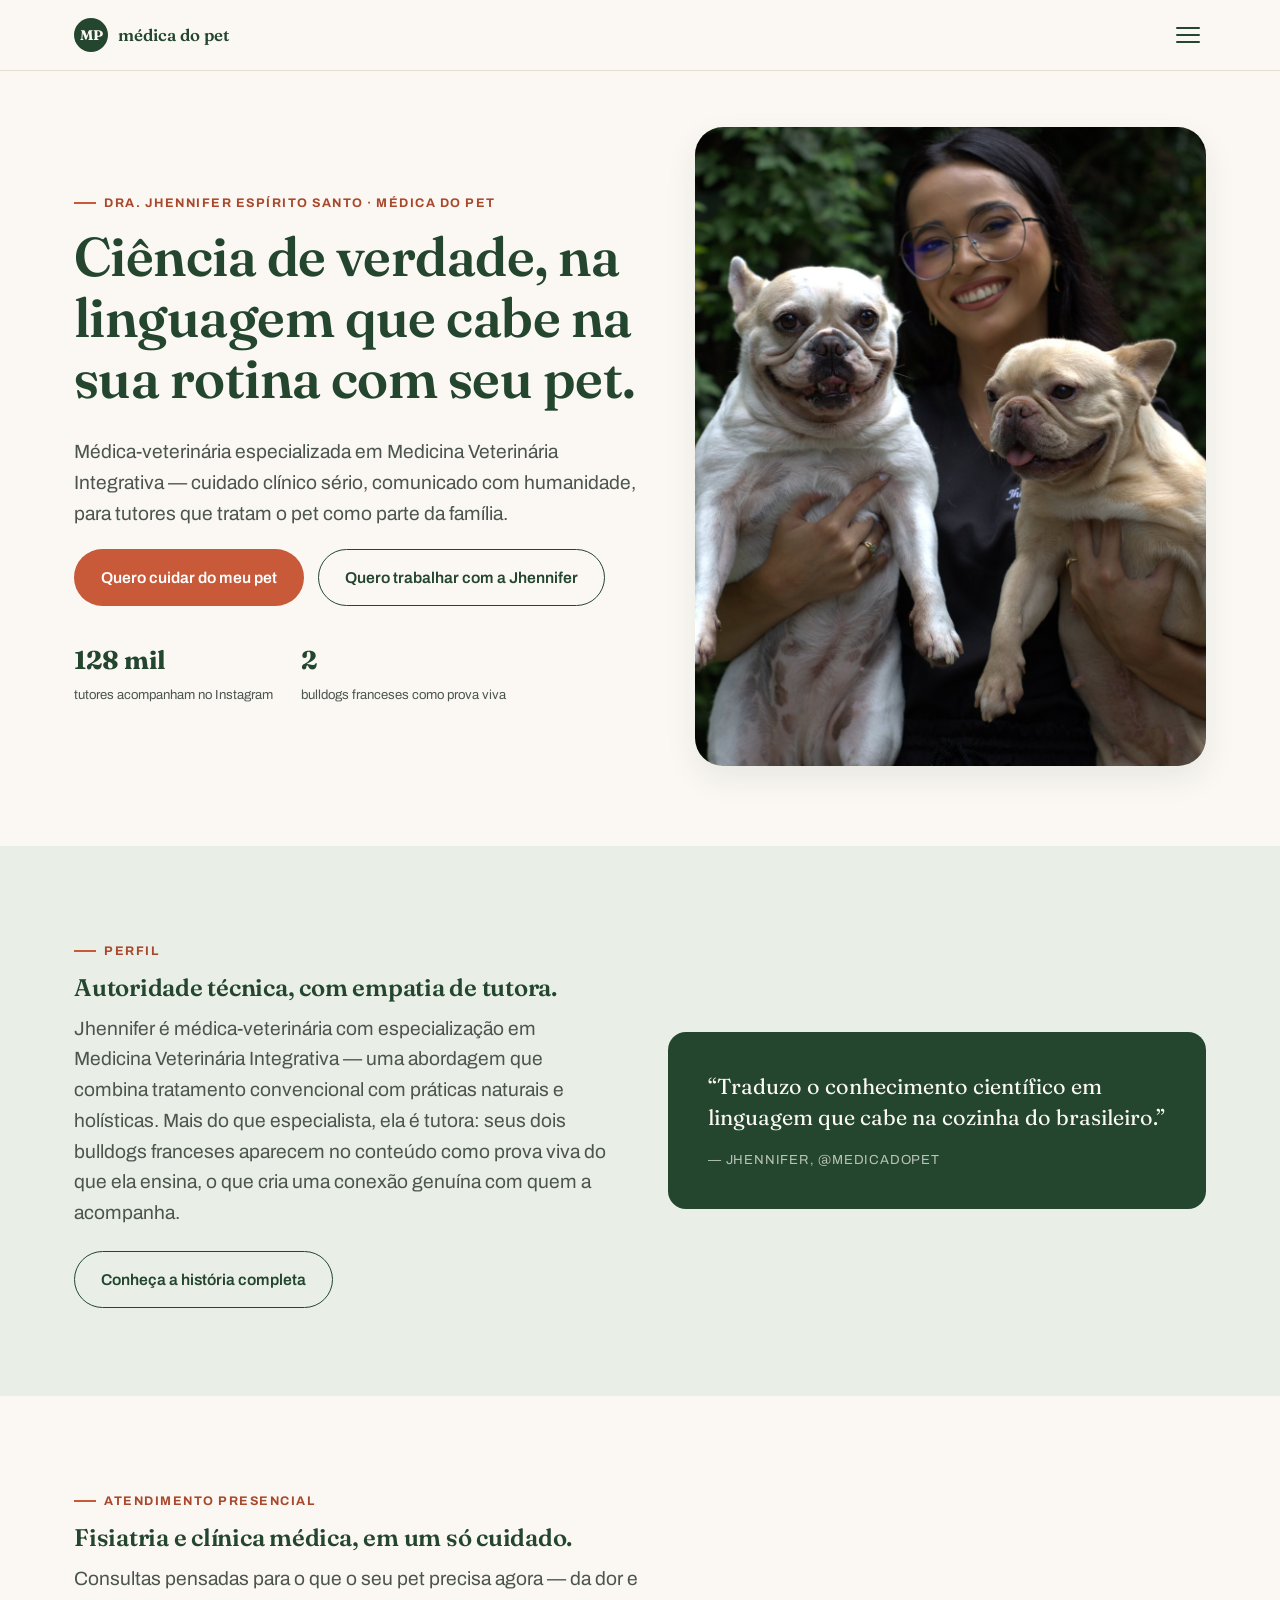
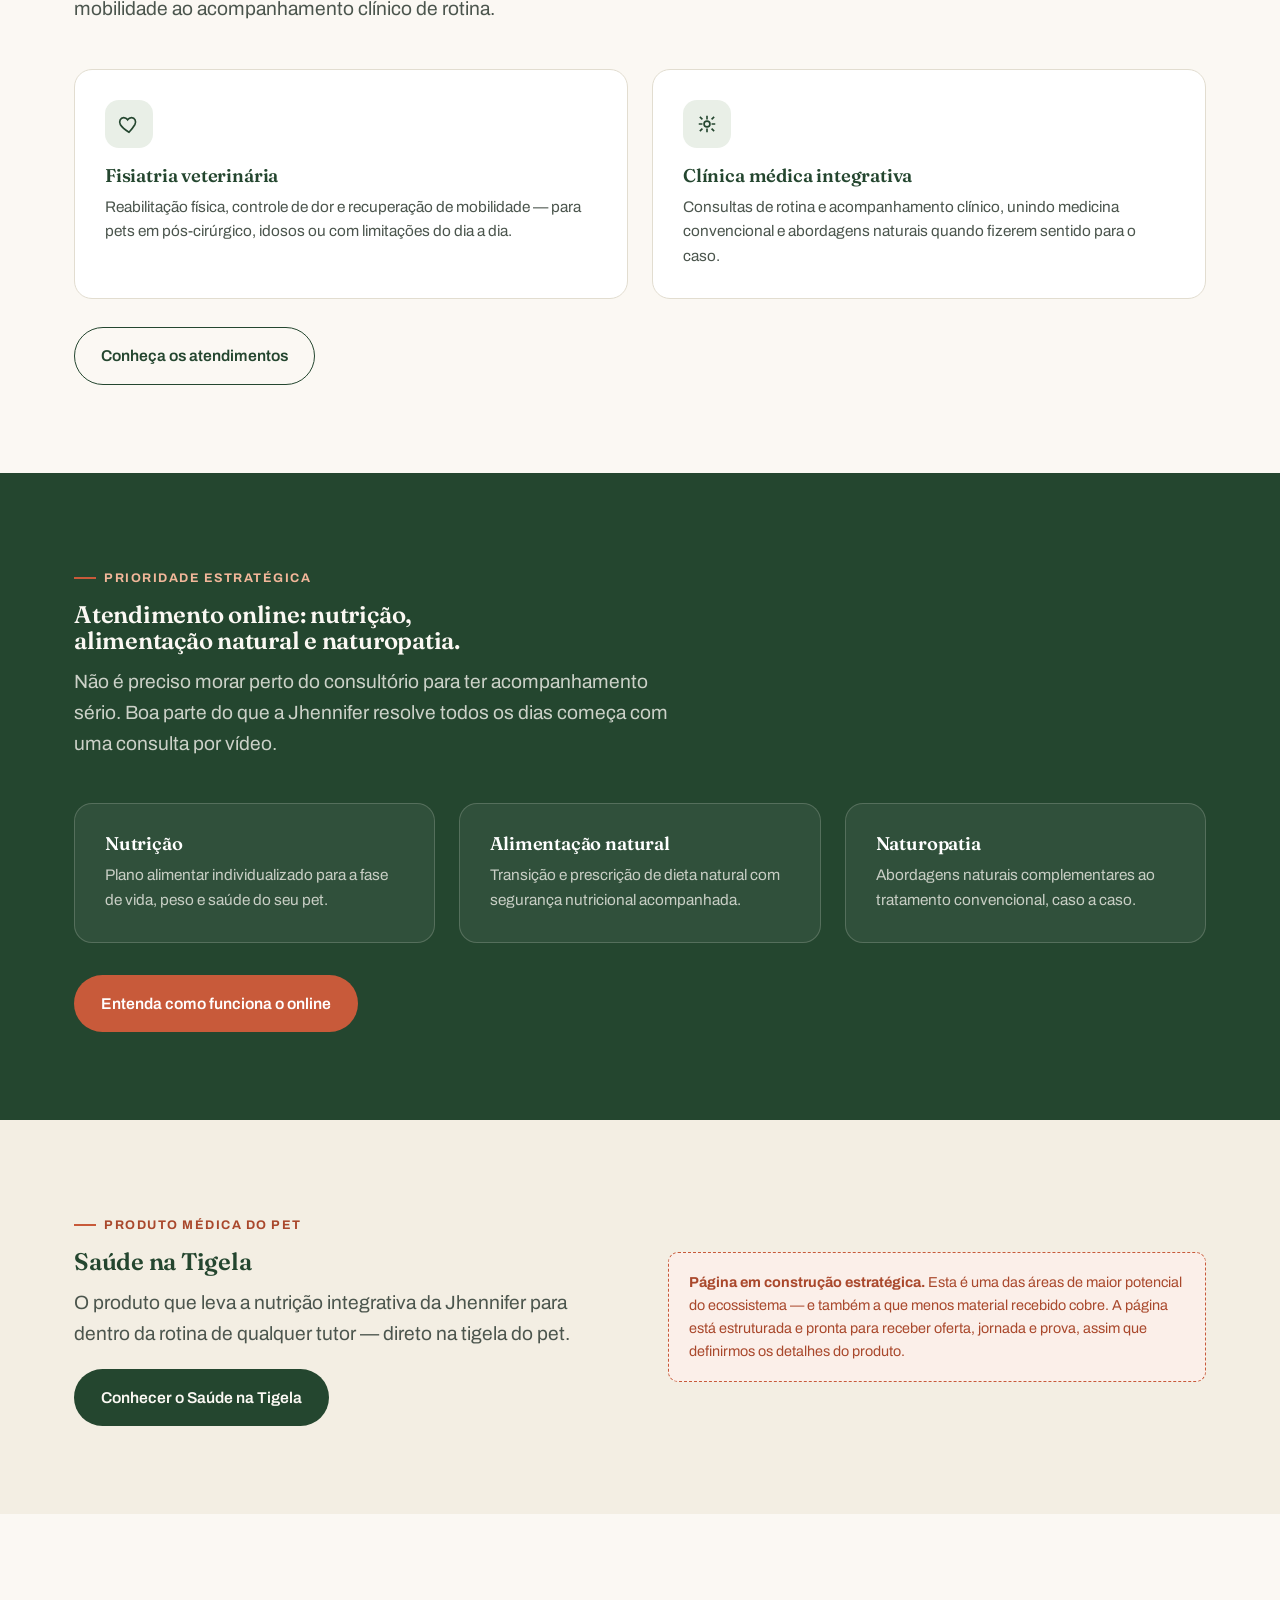
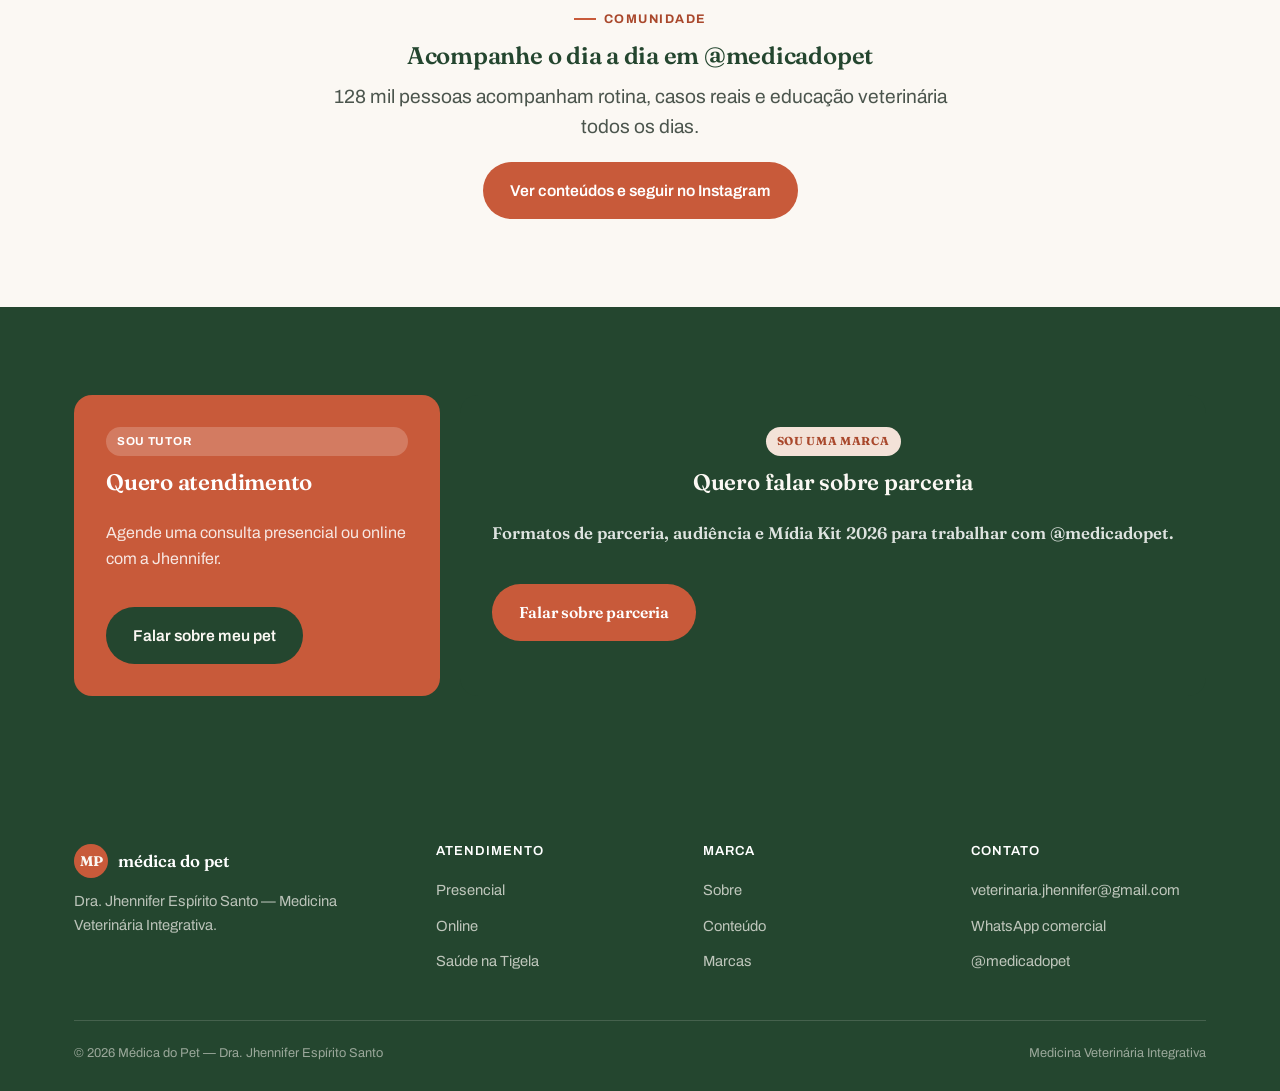
<file: index.html>
<!DOCTYPE html>
<html lang="pt-BR">
<head>
<meta charset="UTF-8">
<meta name="viewport" content="width=device-width, initial-scale=1.0">
<title>Médica do Pet</title>
<meta name="description" content="Dra. Jhennifer Espírito Santo, médica-veterinária especializada em Medicina Veterinária Integrativa. Atendimento presencial (fisiatria e clínica médica) e online (nutrição, alimentação natural e naturopatia). Criadora do @medicadopet.">
<link rel="preconnect" href="https://fonts.googleapis.com">
<link rel="preconnect" href="https://fonts.gstatic.com" crossorigin>
<link href="https://fonts.googleapis.com/css2?family=Fraunces:opsz,wght@9..144,500;9..144,600;9..144,700&family=Archivo:wght@400;500;600;700&display=swap" rel="stylesheet">
<link rel="stylesheet" href="styles.css">
</head>
<body>
<header class="site-header">
  <nav class="nav">
    <a class="brand" href="index.html"><span class="dot">MP</span><span>médica do pet<small>Medicina Veterinária Integrativa</small></span></a>
    <button class="nav-toggle" aria-label="Abrir menu" onclick="document.querySelector('.nav-links').classList.toggle('open')"><span></span><span></span><span></span></button>
    <div class="nav-links">
      <a class="current" href="index.html">Início</a>
      <a href="sobre.html">Sobre</a>
      <a href="atendimento-presencial.html">Presencial</a>
      <a href="atendimento-online.html">Online</a>
      <a href="saude-na-tigela.html">Saúde na Tigela</a>
      <a href="conteudo.html">Conteúdo</a>
      <a href="para-marcas.html">Marcas</a>
      <a href="contato.html">Contato</a>
      <div class="nav-cta">
        <a class="btn btn-outline on-light" href="atendimento-presencial.html">Quero cuidar do meu pet</a>
        <a class="btn btn-dark" href="para-marcas.html">Quero trabalhar com a Jhennifer</a>
      </div>
    </div>
  </nav>
</header>

<main>

  <!-- HERO -->
  <section class="hero">
    <div class="container hero-grid">
      <div>
        <span class="eyebrow">Dra. Jhennifer Espírito Santo · Médica do Pet</span>
        <h1>Ciência de verdade, na linguagem que cabe na sua rotina com seu pet.</h1>
        <p class="lede">Médica-veterinária especializada em Medicina Veterinária Integrativa — cuidado clínico sério, comunicado com humanidade, para tutores que tratam o pet como parte da família.</p>
        <div class="btn-row">
          <a class="btn btn-primary" href="atendimento-presencial.html">Quero cuidar do meu pet</a>
          <a class="btn btn-outline on-light" href="para-marcas.html">Quero trabalhar com a Jhennifer</a>
        </div>
        <div class="hero-stats">
          <div class="stat"><b>128 mil</b><span>tutores acompanham no Instagram</span></div>
          <div class="stat"><b>2</b><span>bulldogs franceses como prova viva</span></div>
        </div>
      </div>
      <div class="hero-photo">
        <img src="assets/jhennifer-hero.jpg" alt="Dra. Jhennifer Espírito Santo com seus dois bulldogs franceses">
      </div>
    </div>
  </section>

  <!-- QUEM É -->
  <section class="band-mist">
    <div class="container two-col">
      <div>
        <span class="eyebrow">Perfil</span>
        <h2>Autoridade técnica, com empatia de tutora.</h2>
        <p class="lede" style="margin-bottom:22px;">Jhennifer é médica-veterinária com especialização em Medicina Veterinária Integrativa — uma abordagem que combina tratamento convencional com práticas naturais e holísticas. Mais do que especialista, ela é tutora: seus dois bulldogs franceses aparecem no conteúdo como prova viva do que ela ensina, o que cria uma conexão genuína com quem a acompanha.</p>
        <a class="btn btn-outline on-light" href="sobre.html">Conheça a história completa</a>
      </div>
      <div class="quote">
        “Traduzo o conhecimento científico em linguagem que cabe na cozinha do brasileiro.”
        <cite>— Jhennifer, @medicadopet</cite>
      </div>
    </div>
  </section>

  <!-- SERVIÇOS PRESENCIAL -->
  <section>
    <div class="container">
      <div class="section-head">
        <span class="eyebrow">Atendimento presencial</span>
        <h2>Fisiatria e clínica médica, em um só cuidado.</h2>
        <p class="lede">Consultas pensadas para o que o seu pet precisa agora — da dor e mobilidade ao acompanhamento clínico de rotina.</p>
      </div>
      <div class="grid grid-2">
        <div class="card">
          <div class="card-icon">
            <svg width="22" height="22" viewBox="0 0 24 24" fill="none" stroke="currentColor" stroke-width="1.8"><path d="M12 21s-7-4.35-9.5-8.5C.8 8.9 2.6 5 6.2 5c2 0 3.4 1.1 4.3 2.4C11.4 6.1 12.8 5 14.8 5c3.6 0 5.4 3.9 3.7 7.5C16 16.65 12 21 12 21Z"/></svg>
          </div>
          <h3>Fisiatria veterinária</h3>
          <p>Reabilitação física, controle de dor e recuperação de mobilidade — para pets em pós-cirúrgico, idosos ou com limitações do dia a dia.</p>
        </div>
        <div class="card">
          <div class="card-icon">
            <svg width="22" height="22" viewBox="0 0 24 24" fill="none" stroke="currentColor" stroke-width="1.8"><path d="M12 3v4M12 17v4M4.2 4.2l2.8 2.8M17 17l2.8 2.8M3 12h4M17 12h4M4.2 19.8L7 17M17 7l2.8-2.8"/><circle cx="12" cy="12" r="3.2"/></svg>
          </div>
          <h3>Clínica médica integrativa</h3>
          <p>Consultas de rotina e acompanhamento clínico, unindo medicina convencional e abordagens naturais quando fizerem sentido para o caso.</p>
        </div>
      </div>
      <div style="margin-top:28px;"><a class="btn btn-outline on-light" href="atendimento-presencial.html">Conheça os atendimentos</a></div>
    </div>
  </section>

  <!-- ATENDIMENTO ONLINE -->
  <section class="band-dark">
    <div class="container">
      <div class="section-head">
        <span class="eyebrow" style="color:#F2B79A;">Prioridade estratégica</span>
        <h2>Atendimento online: nutrição, alimentação natural e naturopatia.</h2>
        <p class="lede">Não é preciso morar perto do consultório para ter acompanhamento sério. Boa parte do que a Jhennifer resolve todos os dias começa com uma consulta por vídeo.</p>
      </div>
      <div class="grid grid-3">
        <div class="card" style="background:rgba(251,248,243,.06); border-color:rgba(251,248,243,.18); color:var(--cream);">
          <h3 style="color:#fff;">Nutrição</h3>
          <p style="color:rgba(251,248,243,.75);">Plano alimentar individualizado para a fase de vida, peso e saúde do seu pet.</p>
        </div>
        <div class="card" style="background:rgba(251,248,243,.06); border-color:rgba(251,248,243,.18); color:var(--cream);">
          <h3 style="color:#fff;">Alimentação natural</h3>
          <p style="color:rgba(251,248,243,.75);">Transição e prescrição de dieta natural com segurança nutricional acompanhada.</p>
        </div>
        <div class="card" style="background:rgba(251,248,243,.06); border-color:rgba(251,248,243,.18); color:var(--cream);">
          <h3 style="color:#fff;">Naturopatia</h3>
          <p style="color:rgba(251,248,243,.75);">Abordagens naturais complementares ao tratamento convencional, caso a caso.</p>
        </div>
      </div>
      <div style="margin-top:32px;"><a class="btn btn-primary" href="atendimento-online.html">Entenda como funciona o online</a></div>
    </div>
  </section>

  <!-- SAÚDE NA TIGELA -->
  <section class="band-cream2">
    <div class="container two-col">
      <div>
        <span class="eyebrow">Produto Médica do Pet</span>
        <h2>Saúde na Tigela</h2>
        <p class="lede">O produto que leva a nutrição integrativa da Jhennifer para dentro da rotina de qualquer tutor — direto na tigela do pet.</p>
        <a class="btn btn-dark" href="saude-na-tigela.html">Conhecer o Saúde na Tigela</a>
      </div>
      <div class="note-box">
        <b>Página em construção estratégica.</b> Esta é uma das áreas de maior potencial do ecossistema — e também a que menos material recebido cobre. A página está estruturada e pronta para receber oferta, jornada e prova, assim que definirmos os detalhes do produto.
      </div>
    </div>
  </section>

  <!-- INSTAGRAM -->
  <section>
    <div class="container center">
      <span class="eyebrow">Comunidade</span>
      <h2>Acompanhe o dia a dia em @medicadopet</h2>
      <p class="lede mx-auto" style="text-align:center;">128 mil pessoas acompanham rotina, casos reais e educação veterinária todos os dias.</p>
      <a class="btn btn-primary" href="conteudo.html">Ver conteúdos e seguir no Instagram</a>
    </div>
  </section>

  <!-- CTA FINAL -->
  <section class="band-dark">
    <div class="container">
      <div class="paths">
        <div class="path-card tutor">
          <span class="tag" style="background:rgba(255,255,255,.2); color:#fff;">Sou tutor</span>
          <h3>Quero atendimento</h3>
          <p>Agende uma consulta presencial ou online com a Jhennifer.</p>
          <a class="btn btn-dark" href="contato.html#tutor">Falar sobre meu pet</a>
        </div>
        <div class="path-card brand">
          <span class="tag orange">Sou uma marca</span>
          <h3>Quero falar sobre parceria</h3>
          <p>Formatos de parceria, audiência e Mídia Kit 2026 para trabalhar com @medicadopet.</p>
          <a class="btn btn-primary" href="contato.html#marca">Falar sobre parceria</a>
        </div>
      </div>
    </div>
  </section>

</main>

<footer class="site-footer">
  <div class="container">
    <div class="footer-grid">
      <div>
        <div class="brand" style="color:#fff; margin-bottom:12px;"><span class="dot" style="background:var(--terracotta);">MP</span><span>médica do pet</span></div>
        <p style="color:rgba(251,248,243,.7); font-size:.92rem; max-width:280px;">Dra. Jhennifer Espírito Santo — Medicina Veterinária Integrativa.</p>
      </div>
      <div>
        <h4>Atendimento</h4>
        <a href="atendimento-presencial.html">Presencial</a>
        <a href="atendimento-online.html">Online</a>
        <a href="saude-na-tigela.html">Saúde na Tigela</a>
      </div>
      <div>
        <h4>Marca</h4>
        <a href="sobre.html">Sobre</a>
        <a href="conteudo.html">Conteúdo</a>
        <a href="para-marcas.html">Marcas</a>
      </div>
      <div>
        <h4>Contato</h4>
        <a href="mailto:veterinaria.jhennifer@gmail.com">veterinaria.jhennifer@gmail.com</a>
        <a href="https://wa.me/5511956023130">WhatsApp comercial</a>
        <a href="https://instagram.com/medicadopet">@medicadopet</a>
      </div>
    </div>
    <div class="footer-bottom">
      <span>© 2026 Médica do Pet — Dra. Jhennifer Espírito Santo</span>
      <span>Medicina Veterinária Integrativa</span>
    </div>
  </div>
</footer>

</body>
</html>
</file>
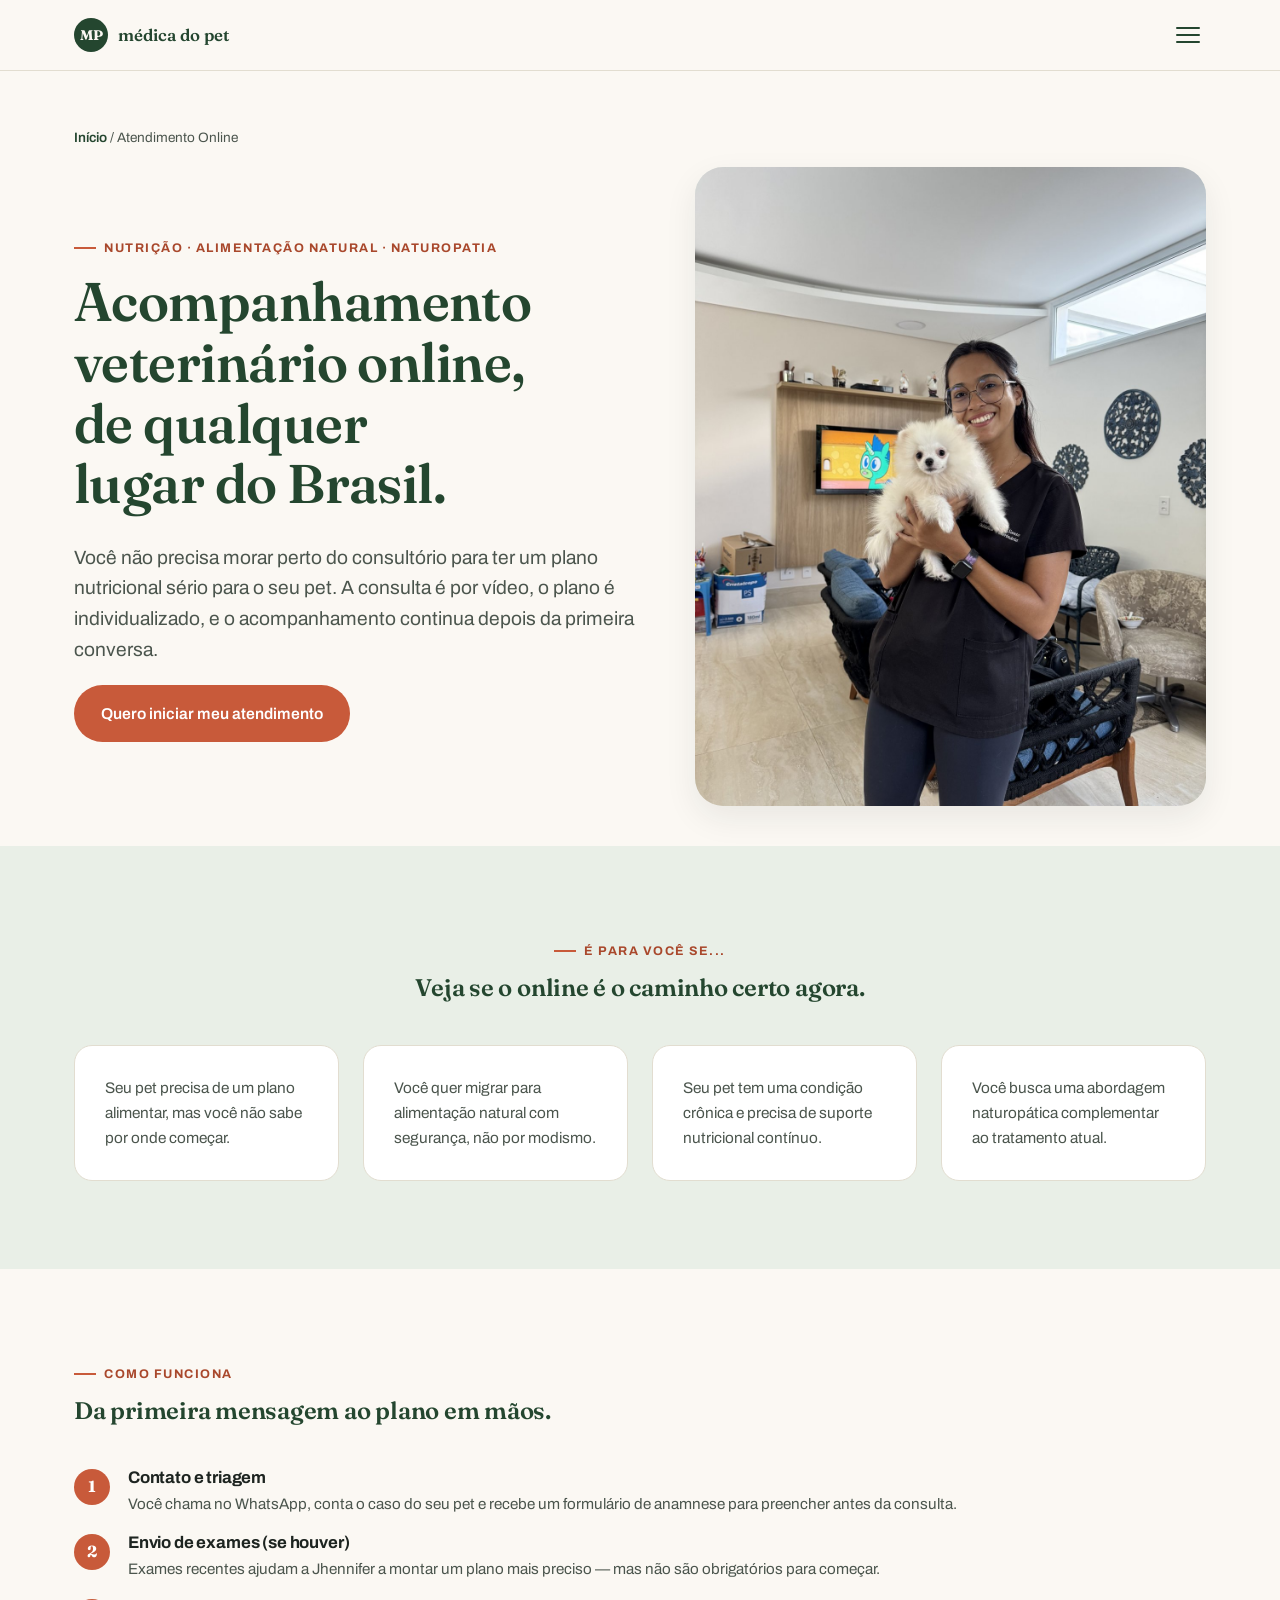
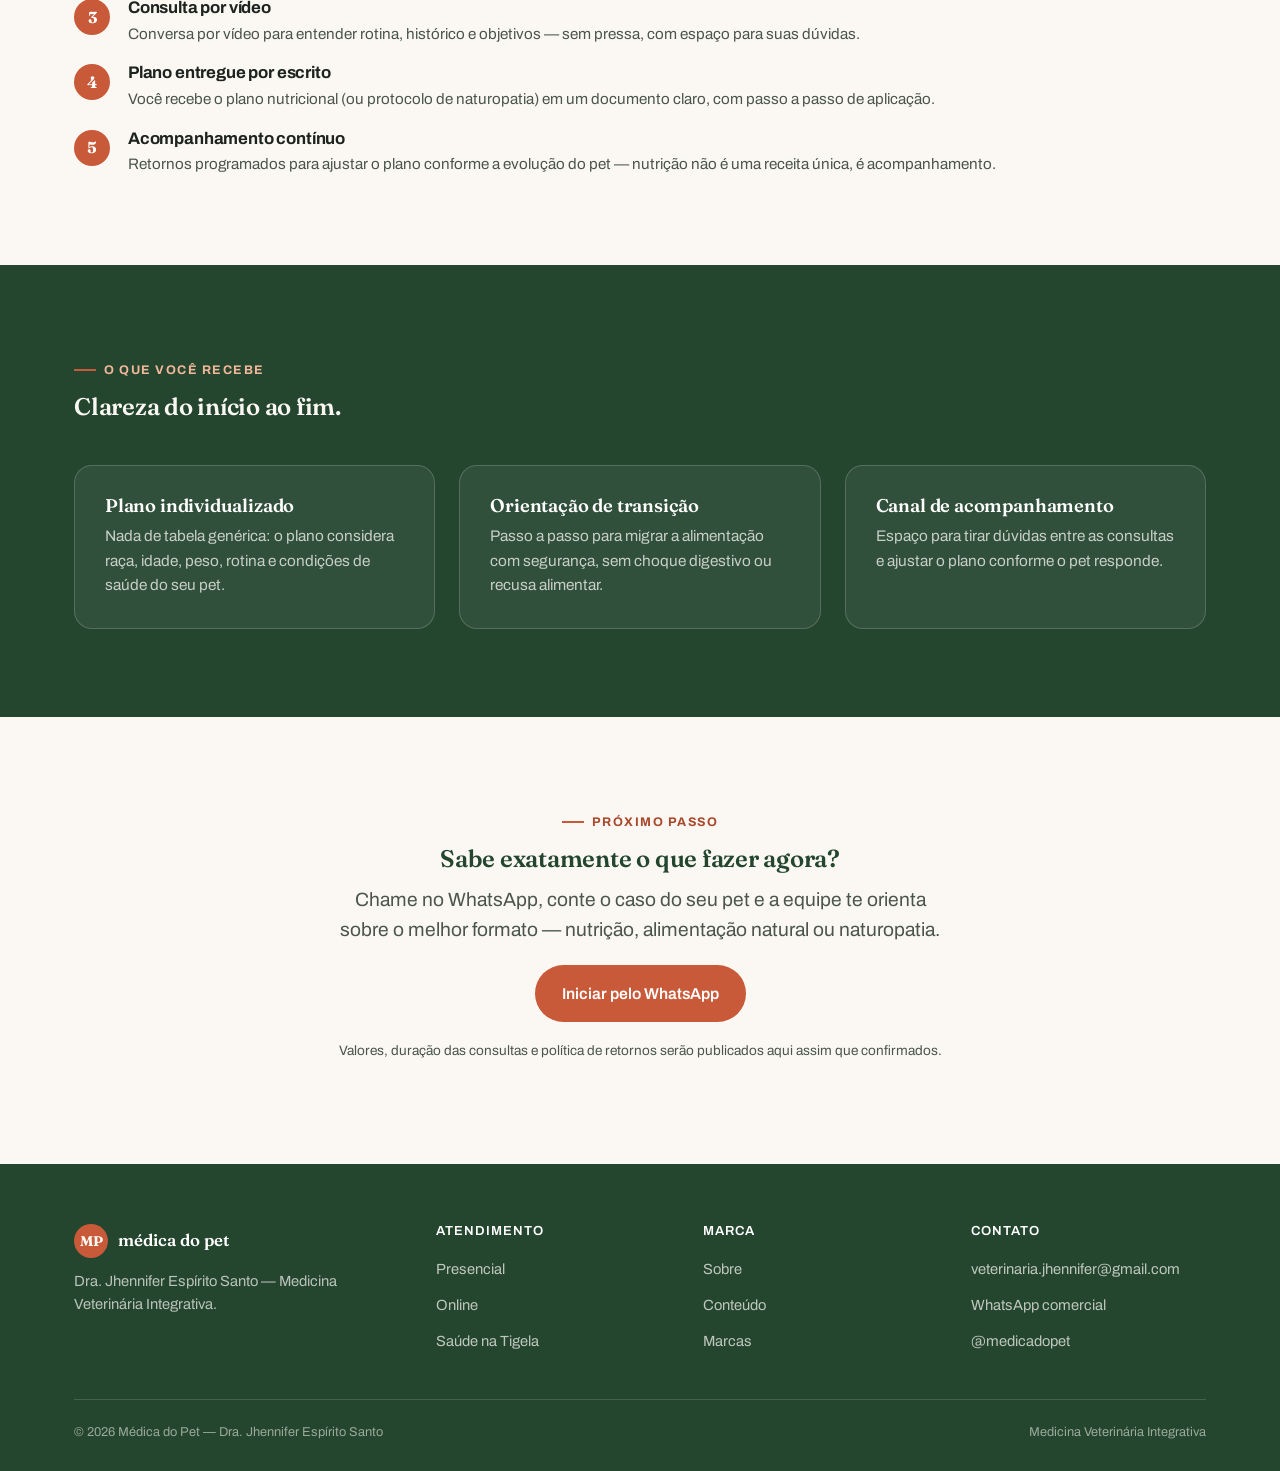
<file: atendimento-online.html>
<!DOCTYPE html>
<html lang="pt-BR">
<head>
<meta charset="UTF-8">
<meta name="viewport" content="width=device-width, initial-scale=1.0">
<title>Atendimento Online: Nutrição, Alimentação Natural e Naturopatia — Médica do Pet</title>
<meta name="description" content="Consulta veterinária online com a Dra. Jhennifer Espírito Santo: nutrição, alimentação natural e naturopatia para o seu pet, de qualquer lugar do Brasil.">
<link rel="preconnect" href="https://fonts.googleapis.com">
<link rel="preconnect" href="https://fonts.gstatic.com" crossorigin>
<link href="https://fonts.googleapis.com/css2?family=Fraunces:opsz,wght@9..144,500;9..144,600;9..144,700&family=Archivo:wght@400;500;600;700&display=swap" rel="stylesheet">
<link rel="stylesheet" href="styles.css">
</head>
<body>
<header class="site-header">
  <nav class="nav">
    <a class="brand" href="index.html"><span class="dot">MP</span><span>médica do pet<small>Medicina Veterinária Integrativa</small></span></a>
    <button class="nav-toggle" aria-label="Abrir menu" onclick="document.querySelector('.nav-links').classList.toggle('open')"><span></span><span></span><span></span></button>
    <div class="nav-links">
      <a href="index.html">Início</a>
      <a href="sobre.html">Sobre</a>
      <a href="atendimento-presencial.html">Presencial</a>
      <a class="current" href="atendimento-online.html">Online</a>
      <a href="saude-na-tigela.html">Saúde na Tigela</a>
      <a href="conteudo.html">Conteúdo</a>
      <a href="para-marcas.html">Marcas</a>
      <a href="contato.html">Contato</a>
      <div class="nav-cta">
        <a class="btn btn-outline on-light" href="contato.html#tutor">Quero iniciar</a>
        <a class="btn btn-dark" href="para-marcas.html">Quero trabalhar com a Jhennifer</a>
      </div>
    </div>
  </nav>
</header>

<main>
  <section class="hero" style="padding-bottom:40px;">
    <div class="container">
      <div class="breadcrumb"><a href="index.html">Início</a> / Atendimento Online</div>
      <div class="hero-grid">
        <div>
          <span class="eyebrow">Nutrição · Alimentação natural · Naturopatia</span>
          <h1 style="max-width:560px;">Acompanhamento veterinário online, de qualquer lugar do Brasil.</h1>
          <p class="lede">Você não precisa morar perto do consultório para ter um plano nutricional sério para o seu pet. A consulta é por vídeo, o plano é individualizado, e o acompanhamento continua depois da primeira conversa.</p>
          <div class="btn-row"><a class="btn btn-primary" href="https://wa.me/5511956023130" target="_blank" rel="noopener">Quero iniciar meu atendimento</a></div>
        </div>
        <div class="hero-photo"><img src="assets/jhennifer-conteudo-live.jpg" alt="Jhennifer em uma consulta por vídeo"></div>
      </div>
    </div>
  </section>

  <section class="band-mist">
    <div class="container">
      <div class="section-head center mx-auto">
        <span class="eyebrow">É para você se...</span>
        <h2>Veja se o online é o caminho certo agora.</h2>
      </div>
      <div class="grid grid-4">
        <div class="card" style="background:#fff;"><p style="margin:0;">Seu pet precisa de um plano alimentar, mas você não sabe por onde começar.</p></div>
        <div class="card" style="background:#fff;"><p style="margin:0;">Você quer migrar para alimentação natural com segurança, não por modismo.</p></div>
        <div class="card" style="background:#fff;"><p style="margin:0;">Seu pet tem uma condição crônica e precisa de suporte nutricional contínuo.</p></div>
        <div class="card" style="background:#fff;"><p style="margin:0;">Você busca uma abordagem naturopática complementar ao tratamento atual.</p></div>
      </div>
    </div>
  </section>

  <section>
    <div class="container">
      <div class="section-head">
        <span class="eyebrow">Como funciona</span>
        <h2>Da primeira mensagem ao plano em mãos.</h2>
      </div>
      <div class="step-list">
        <div class="step"><span class="num"></span><div><h4>Contato e triagem</h4><p>Você chama no WhatsApp, conta o caso do seu pet e recebe um formulário de anamnese para preencher antes da consulta.</p></div></div>
        <div class="step"><span class="num"></span><div><h4>Envio de exames (se houver)</h4><p>Exames recentes ajudam a Jhennifer a montar um plano mais preciso — mas não são obrigatórios para começar.</p></div></div>
        <div class="step"><span class="num"></span><div><h4>Consulta por vídeo</h4><p>Conversa por vídeo para entender rotina, histórico e objetivos — sem pressa, com espaço para suas dúvidas.</p></div></div>
        <div class="step"><span class="num"></span><div><h4>Plano entregue por escrito</h4><p>Você recebe o plano nutricional (ou protocolo de naturopatia) em um documento claro, com passo a passo de aplicação.</p></div></div>
        <div class="step"><span class="num"></span><div><h4>Acompanhamento contínuo</h4><p>Retornos programados para ajustar o plano conforme a evolução do pet — nutrição não é uma receita única, é acompanhamento.</p></div></div>
      </div>
    </div>
  </section>

  <section class="band-dark">
    <div class="container">
      <div class="section-head">
        <span class="eyebrow" style="color:#F2B79A;">O que você recebe</span>
        <h2>Clareza do início ao fim.</h2>
      </div>
      <div class="grid grid-3">
        <div class="card" style="background:rgba(251,248,243,.06); border-color:rgba(251,248,243,.18);">
          <h3 style="color:#fff;">Plano individualizado</h3>
          <p style="color:rgba(251,248,243,.75);">Nada de tabela genérica: o plano considera raça, idade, peso, rotina e condições de saúde do seu pet.</p>
        </div>
        <div class="card" style="background:rgba(251,248,243,.06); border-color:rgba(251,248,243,.18);">
          <h3 style="color:#fff;">Orientação de transição</h3>
          <p style="color:rgba(251,248,243,.75);">Passo a passo para migrar a alimentação com segurança, sem choque digestivo ou recusa alimentar.</p>
        </div>
        <div class="card" style="background:rgba(251,248,243,.06); border-color:rgba(251,248,243,.18);">
          <h3 style="color:#fff;">Canal de acompanhamento</h3>
          <p style="color:rgba(251,248,243,.75);">Espaço para tirar dúvidas entre as consultas e ajustar o plano conforme o pet responde.</p>
        </div>
      </div>
    </div>
  </section>

  <section>
    <div class="container center">
      <span class="eyebrow">Próximo passo</span>
      <h2>Sabe exatamente o que fazer agora?</h2>
      <p class="lede mx-auto" style="text-align:center;">Chame no WhatsApp, conte o caso do seu pet e a equipe te orienta sobre o melhor formato — nutrição, alimentação natural ou naturopatia.</p>
      <a class="btn btn-primary" href="https://wa.me/5511956023130" target="_blank" rel="noopener">Iniciar pelo WhatsApp</a>
      <p class="small" style="margin-top:18px;">Valores, duração das consultas e política de retornos serão publicados aqui assim que confirmados.</p>
    </div>
  </section>
</main>

<footer class="site-footer">
  <div class="container">
    <div class="footer-grid">
      <div>
        <div class="brand" style="color:#fff; margin-bottom:12px;"><span class="dot" style="background:var(--terracotta);">MP</span><span>médica do pet</span></div>
        <p style="color:rgba(251,248,243,.7); font-size:.92rem; max-width:280px;">Dra. Jhennifer Espírito Santo — Medicina Veterinária Integrativa.</p>
      </div>
      <div>
        <h4>Atendimento</h4>
        <a href="atendimento-presencial.html">Presencial</a>
        <a href="atendimento-online.html">Online</a>
        <a href="saude-na-tigela.html">Saúde na Tigela</a>
      </div>
      <div>
        <h4>Marca</h4>
        <a href="sobre.html">Sobre</a>
        <a href="conteudo.html">Conteúdo</a>
        <a href="para-marcas.html">Marcas</a>
      </div>
      <div>
        <h4>Contato</h4>
        <a href="mailto:veterinaria.jhennifer@gmail.com">veterinaria.jhennifer@gmail.com</a>
        <a href="https://wa.me/5511956023130">WhatsApp comercial</a>
        <a href="https://instagram.com/medicadopet">@medicadopet</a>
      </div>
    </div>
    <div class="footer-bottom">
      <span>© 2026 Médica do Pet — Dra. Jhennifer Espírito Santo</span>
      <span>Medicina Veterinária Integrativa</span>
    </div>
  </div>
</footer>

</body>
</html>
</file>
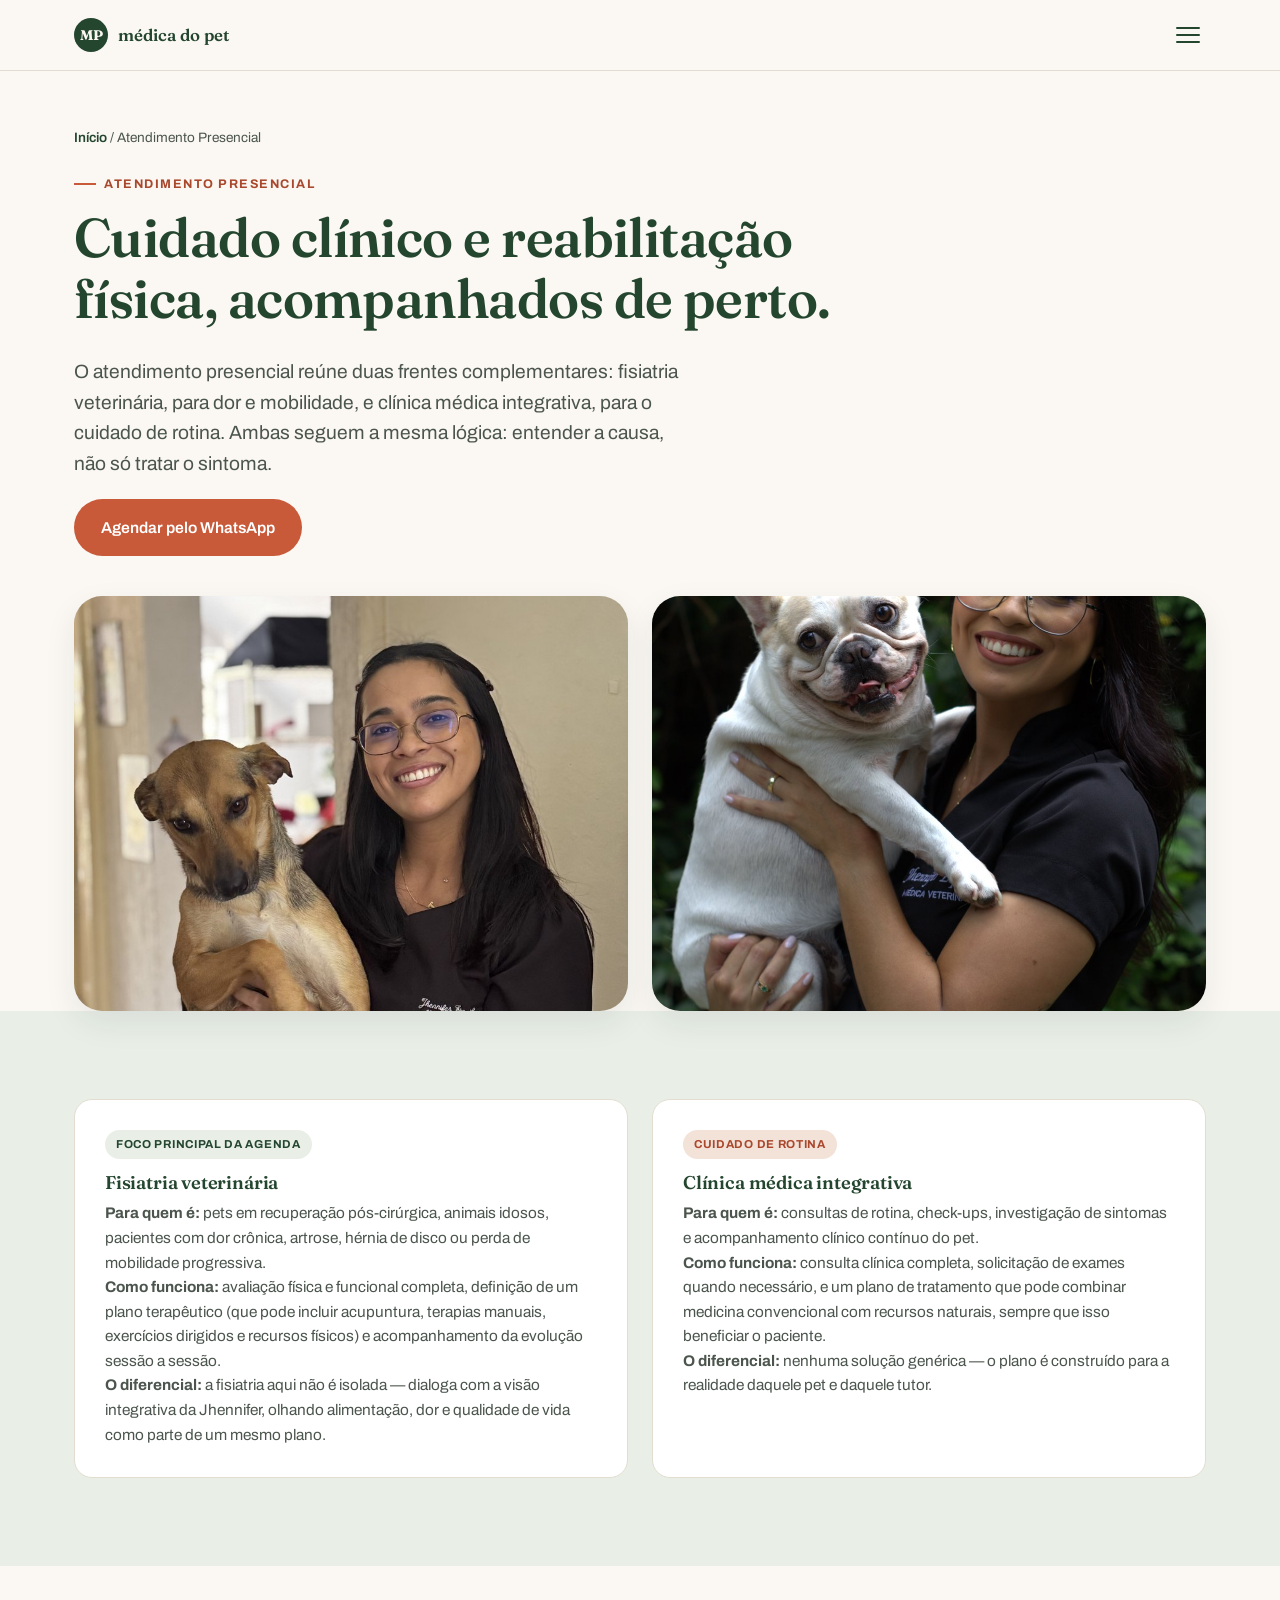
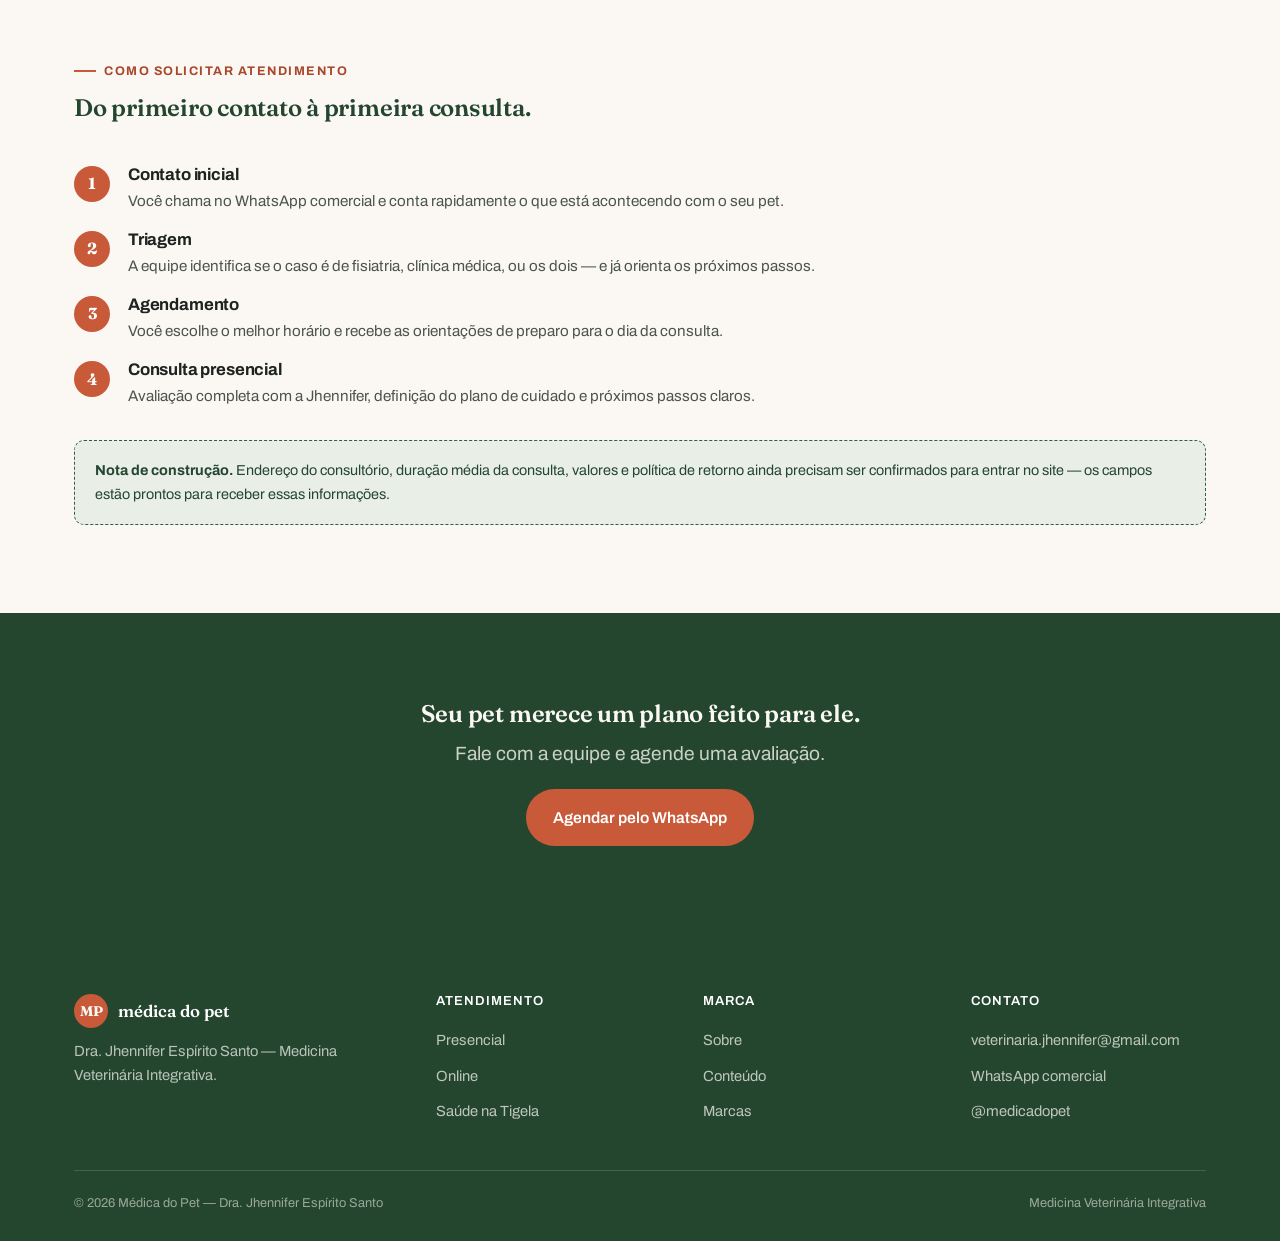
<file: atendimento-presencial.html>
<!DOCTYPE html>
<html lang="pt-BR">
<head>
<meta charset="UTF-8">
<meta name="viewport" content="width=device-width, initial-scale=1.0">
<title>Atendimento Presencial: Fisiatria e Clínica Médica — Médica do Pet</title>
<meta name="description" content="Fisiatria veterinária e clínica médica integrativa com a Dra. Jhennifer Espírito Santo. Reabilitação, controle de dor e acompanhamento clínico presencial.">
<link rel="preconnect" href="https://fonts.googleapis.com">
<link rel="preconnect" href="https://fonts.gstatic.com" crossorigin>
<link href="https://fonts.googleapis.com/css2?family=Fraunces:opsz,wght@9..144,500;9..144,600;9..144,700&family=Archivo:wght@400;500;600;700&display=swap" rel="stylesheet">
<link rel="stylesheet" href="styles.css">
</head>
<body>
<header class="site-header">
  <nav class="nav">
    <a class="brand" href="index.html"><span class="dot">MP</span><span>médica do pet<small>Medicina Veterinária Integrativa</small></span></a>
    <button class="nav-toggle" aria-label="Abrir menu" onclick="document.querySelector('.nav-links').classList.toggle('open')"><span></span><span></span><span></span></button>
    <div class="nav-links">
      <a href="index.html">Início</a>
      <a href="sobre.html">Sobre</a>
      <a class="current" href="atendimento-presencial.html">Presencial</a>
      <a href="atendimento-online.html">Online</a>
      <a href="saude-na-tigela.html">Saúde na Tigela</a>
      <a href="conteudo.html">Conteúdo</a>
      <a href="para-marcas.html">Marcas</a>
      <a href="contato.html">Contato</a>
      <div class="nav-cta">
        <a class="btn btn-outline on-light" href="contato.html#tutor">Quero agendar</a>
        <a class="btn btn-dark" href="para-marcas.html">Quero trabalhar com a Jhennifer</a>
      </div>
    </div>
  </nav>
</header>

<main>
  <section class="hero" style="padding-bottom:40px;">
    <div class="container">
      <div class="breadcrumb"><a href="index.html">Início</a> / Atendimento Presencial</div>
      <span class="eyebrow">Atendimento presencial</span>
      <h1 style="max-width:760px;">Cuidado clínico e reabilitação física, acompanhados de perto.</h1>
      <p class="lede">O atendimento presencial reúne duas frentes complementares: fisiatria veterinária, para dor e mobilidade, e clínica médica integrativa, para o cuidado de rotina. Ambas seguem a mesma lógica: entender a causa, não só tratar o sintoma.</p>
      <div class="btn-row"><a class="btn btn-primary" href="https://wa.me/5511956023130" target="_blank" rel="noopener">Agendar pelo WhatsApp</a></div>
    </div>
  </section>

  <section style="padding-top:0; padding-bottom:0;">
    <div class="container">
      <div class="grid grid-2">
        <div class="hero-photo" style="aspect-ratio:4/3;"><img src="assets/jhennifer-clinica.jpg" alt="Jhennifer atendendo um paciente no consultório, vestindo uniforme da Médica do Pet"></div>
        <div class="hero-photo" style="aspect-ratio:4/3;"><img src="assets/jhennifer-fisiatria.jpg" alt="Jhennifer com um bulldog francês, uniforme da Médica do Pet"></div>
      </div>
    </div>
  </section>

  <section class="band-mist">
    <div class="container">
      <div class="grid grid-2">
        <div class="card" style="background:#fff;">
          <span class="tag">Foco principal da agenda</span>
          <h3 style="margin-top:14px;">Fisiatria veterinária</h3>
          <p><b>Para quem é:</b> pets em recuperação pós-cirúrgica, animais idosos, pacientes com dor crônica, artrose, hérnia de disco ou perda de mobilidade progressiva.</p>
          <p><b>Como funciona:</b> avaliação física e funcional completa, definição de um plano terapêutico (que pode incluir acupuntura, terapias manuais, exercícios dirigidos e recursos físicos) e acompanhamento da evolução sessão a sessão.</p>
          <p><b>O diferencial:</b> a fisiatria aqui não é isolada — dialoga com a visão integrativa da Jhennifer, olhando alimentação, dor e qualidade de vida como parte de um mesmo plano.</p>
        </div>
        <div class="card" style="background:#fff;">
          <span class="tag orange">Cuidado de rotina</span>
          <h3 style="margin-top:14px;">Clínica médica integrativa</h3>
          <p><b>Para quem é:</b> consultas de rotina, check-ups, investigação de sintomas e acompanhamento clínico contínuo do pet.</p>
          <p><b>Como funciona:</b> consulta clínica completa, solicitação de exames quando necessário, e um plano de tratamento que pode combinar medicina convencional com recursos naturais, sempre que isso beneficiar o paciente.</p>
          <p><b>O diferencial:</b> nenhuma solução genérica — o plano é construído para a realidade daquele pet e daquele tutor.</p>
        </div>
      </div>
    </div>
  </section>

  <section>
    <div class="container">
      <div class="section-head">
        <span class="eyebrow">Como solicitar atendimento</span>
        <h2>Do primeiro contato à primeira consulta.</h2>
      </div>
      <div class="step-list">
        <div class="step"><span class="num"></span><div><h4>Contato inicial</h4><p>Você chama no WhatsApp comercial e conta rapidamente o que está acontecendo com o seu pet.</p></div></div>
        <div class="step"><span class="num"></span><div><h4>Triagem</h4><p>A equipe identifica se o caso é de fisiatria, clínica médica, ou os dois — e já orienta os próximos passos.</p></div></div>
        <div class="step"><span class="num"></span><div><h4>Agendamento</h4><p>Você escolhe o melhor horário e recebe as orientações de preparo para o dia da consulta.</p></div></div>
        <div class="step"><span class="num"></span><div><h4>Consulta presencial</h4><p>Avaliação completa com a Jhennifer, definição do plano de cuidado e próximos passos claros.</p></div></div>
      </div>
      <div class="note-box green" style="margin-top:32px;">
        <b>Nota de construção.</b> Endereço do consultório, duração média da consulta, valores e política de retorno ainda precisam ser confirmados para entrar no site — os campos estão prontos para receber essas informações.
      </div>
    </div>
  </section>

  <section class="band-dark">
    <div class="container center">
      <h2>Seu pet merece um plano feito para ele.</h2>
      <p class="lede mx-auto" style="text-align:center;">Fale com a equipe e agende uma avaliação.</p>
      <a class="btn btn-primary" href="https://wa.me/5511956023130" target="_blank" rel="noopener">Agendar pelo WhatsApp</a>
    </div>
  </section>
</main>

<footer class="site-footer">
  <div class="container">
    <div class="footer-grid">
      <div>
        <div class="brand" style="color:#fff; margin-bottom:12px;"><span class="dot" style="background:var(--terracotta);">MP</span><span>médica do pet</span></div>
        <p style="color:rgba(251,248,243,.7); font-size:.92rem; max-width:280px;">Dra. Jhennifer Espírito Santo — Medicina Veterinária Integrativa.</p>
      </div>
      <div>
        <h4>Atendimento</h4>
        <a href="atendimento-presencial.html">Presencial</a>
        <a href="atendimento-online.html">Online</a>
        <a href="saude-na-tigela.html">Saúde na Tigela</a>
      </div>
      <div>
        <h4>Marca</h4>
        <a href="sobre.html">Sobre</a>
        <a href="conteudo.html">Conteúdo</a>
        <a href="para-marcas.html">Marcas</a>
      </div>
      <div>
        <h4>Contato</h4>
        <a href="mailto:veterinaria.jhennifer@gmail.com">veterinaria.jhennifer@gmail.com</a>
        <a href="https://wa.me/5511956023130">WhatsApp comercial</a>
        <a href="https://instagram.com/medicadopet">@medicadopet</a>
      </div>
    </div>
    <div class="footer-bottom">
      <span>© 2026 Médica do Pet — Dra. Jhennifer Espírito Santo</span>
      <span>Medicina Veterinária Integrativa</span>
    </div>
  </div>
</footer>

</body>
</html>
</file>
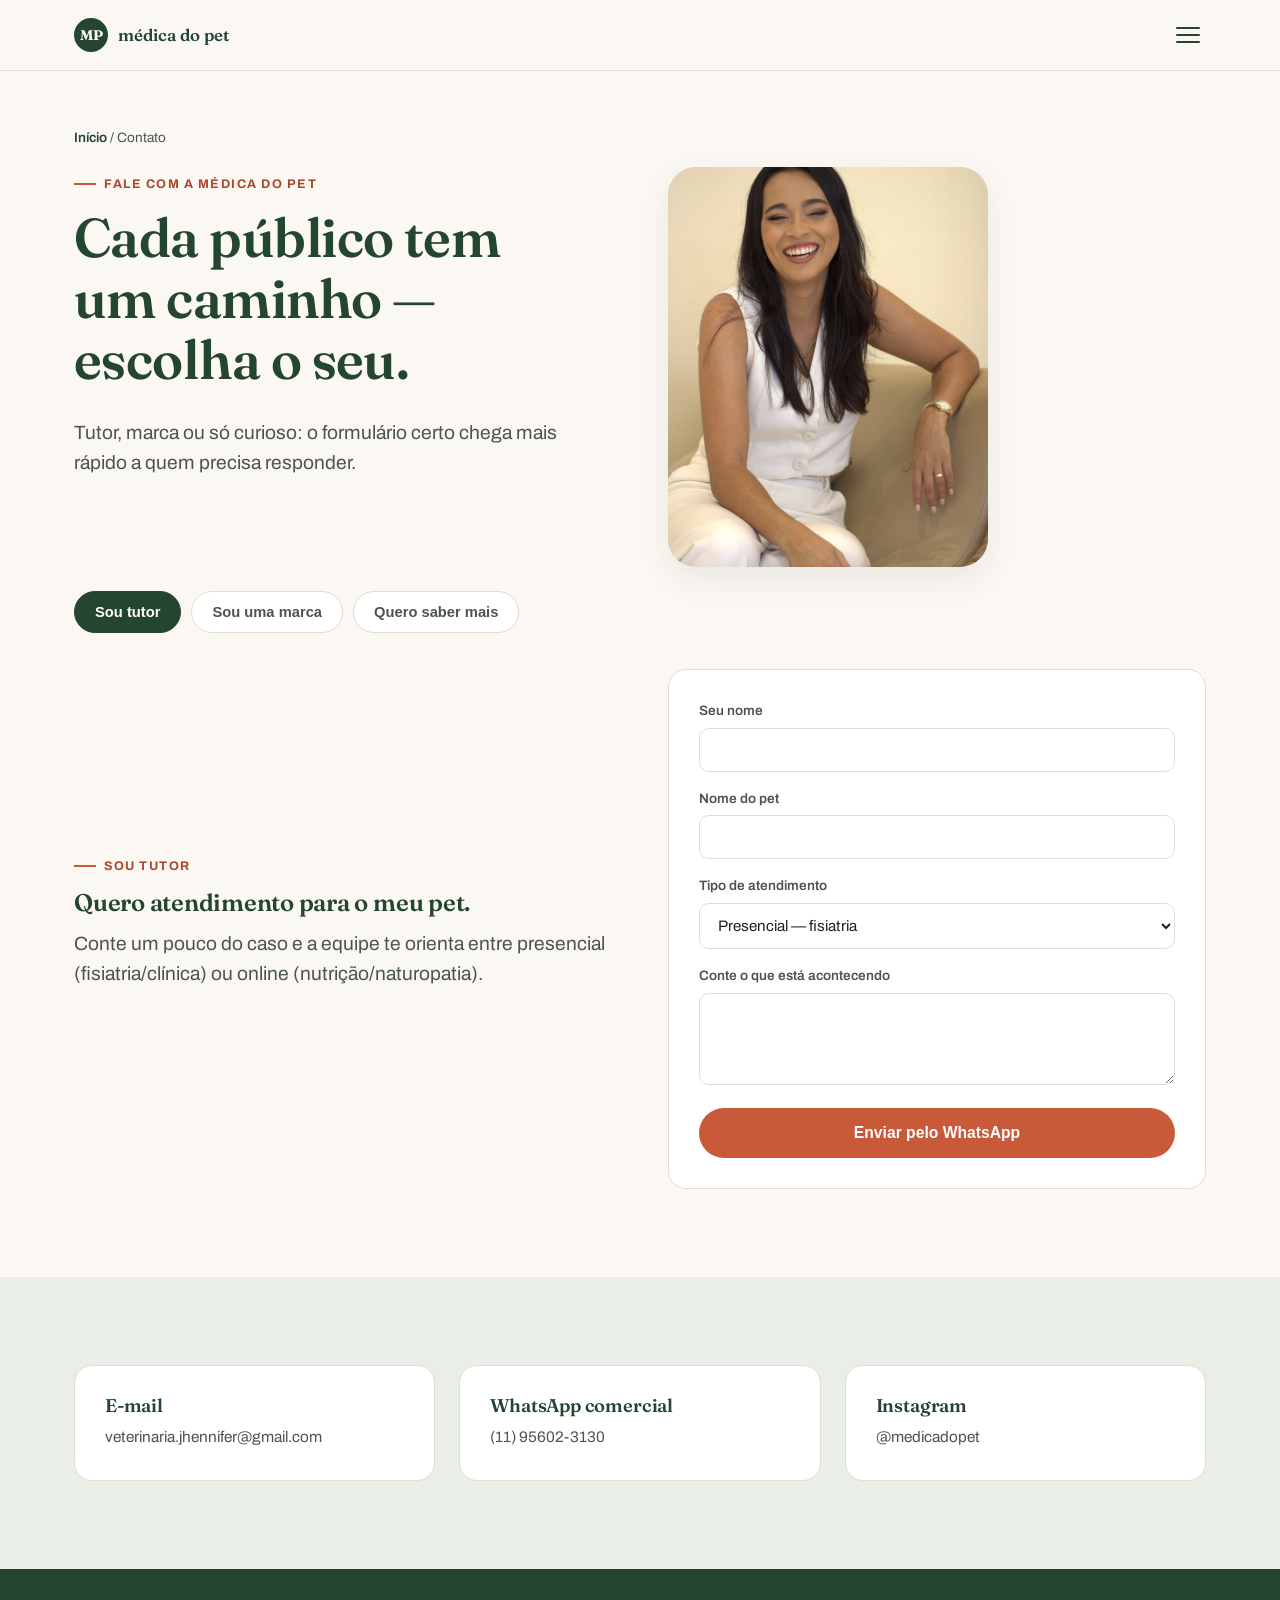
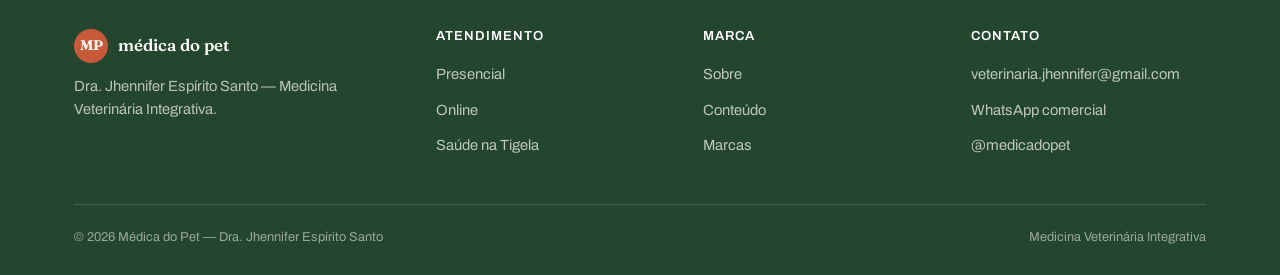
<file: contato.html>
<!DOCTYPE html>
<html lang="pt-BR">
<head>
<meta charset="UTF-8">
<meta name="viewport" content="width=device-width, initial-scale=1.0">
<title>Contato — Médica do Pet</title>
<meta name="description" content="Fale com a Médica do Pet: atendimento para tutores, parcerias com marcas ou dúvidas gerais sobre a Dra. Jhennifer Espírito Santo.">
<link rel="preconnect" href="https://fonts.googleapis.com">
<link rel="preconnect" href="https://fonts.gstatic.com" crossorigin>
<link href="https://fonts.googleapis.com/css2?family=Fraunces:opsz,wght@9..144,500;9..144,600;9..144,700&family=Archivo:wght@400;500;600;700&display=swap" rel="stylesheet">
<link rel="stylesheet" href="styles.css">
<style>
  .tabs{ display:flex; gap:10px; flex-wrap:wrap; margin-bottom:36px; }
  .tab-btn{
    padding:12px 20px; border-radius:999px; border:1.5px solid var(--line); background:#fff;
    font-weight:600; font-size:.92rem; cursor:pointer; color:var(--ink-soft);
  }
  .tab-btn.active{ background:var(--green-deep); border-color:var(--green-deep); color:#fff; }
  .tab-panel{ display:none; }
  .tab-panel.active{ display:block; }
</style>
</head>
<body>
<header class="site-header">
  <nav class="nav">
    <a class="brand" href="index.html"><span class="dot">MP</span><span>médica do pet<small>Medicina Veterinária Integrativa</small></span></a>
    <button class="nav-toggle" aria-label="Abrir menu" onclick="document.querySelector('.nav-links').classList.toggle('open')"><span></span><span></span><span></span></button>
    <div class="nav-links">
      <a href="index.html">Início</a>
      <a href="sobre.html">Sobre</a>
      <a href="atendimento-presencial.html">Presencial</a>
      <a href="atendimento-online.html">Online</a>
      <a href="saude-na-tigela.html">Saúde na Tigela</a>
      <a href="conteudo.html">Conteúdo</a>
      <a href="para-marcas.html">Marcas</a>
      <a class="current" href="contato.html">Contato</a>
      <div class="nav-cta">
        <a class="btn btn-outline on-light" href="https://wa.me/5511956023130" target="_blank" rel="noopener">WhatsApp direto</a>
      </div>
    </div>
  </nav>
</header>

<main>
  <section class="hero" style="padding-bottom:24px;">
    <div class="container">
      <div class="breadcrumb"><a href="index.html">Início</a> / Contato</div>
      <div class="two-col" style="align-items:flex-start;">
        <div>
          <span class="eyebrow">Fale com a Médica do Pet</span>
          <h1 style="max-width:560px;">Cada público tem um caminho — escolha o seu.</h1>
          <p class="lede">Tutor, marca ou só curioso: o formulário certo chega mais rápido a quem precisa responder.</p>
        </div>
        <div class="hero-photo" style="aspect-ratio:4/5; max-width:320px;"><img src="assets/jhennifer-headshot-contato.jpg" alt="Dra. Jhennifer Espírito Santo sorrindo"></div>
      </div>
    </div>
  </section>

  <section style="padding-top:0;">
    <div class="container">
      <div class="tabs">
        <button class="tab-btn" data-tab="tutor">Sou tutor</button>
        <button class="tab-btn" data-tab="marca">Sou uma marca</button>
        <button class="tab-btn" data-tab="geral">Quero saber mais</button>
      </div>

      <!-- TUTOR -->
      <div class="tab-panel" id="panel-tutor">
        <div class="two-col">
          <div>
            <span class="eyebrow">Sou tutor</span>
            <h2>Quero atendimento para o meu pet.</h2>
            <p class="lede">Conte um pouco do caso e a equipe te orienta entre presencial (fisiatria/clínica) ou online (nutrição/naturopatia).</p>
          </div>
          <form class="card" id="form-tutor">
            <div class="form-grid">
              <div><label>Seu nome</label><input type="text" id="t-nome" required></div>
              <div><label>Nome do pet</label><input type="text" id="t-pet"></div>
              <div><label>Tipo de atendimento</label>
                <select id="t-tipo">
                  <option value="Presencial (fisiatria)">Presencial — fisiatria</option>
                  <option value="Presencial (clínica médica)">Presencial — clínica médica</option>
                  <option value="Online (nutrição/naturopatia)">Online — nutrição / naturopatia</option>
                  <option value="Não sei ainda">Não sei ainda</option>
                </select>
              </div>
              <div><label>Conte o que está acontecendo</label><textarea id="t-msg" rows="4"></textarea></div>
              <button class="btn btn-primary btn-block" type="submit">Enviar pelo WhatsApp</button>
            </div>
          </form>
        </div>
      </div>

      <!-- MARCA -->
      <div class="tab-panel" id="panel-marca">
        <div class="two-col">
          <div>
            <span class="eyebrow">Sou uma marca</span>
            <h2>Quero falar sobre parceria.</h2>
            <p class="lede">Conte sobre a marca e o tipo de formato que faz sentido — Reel, carrossel, embaixadoria ou projeto sob medida.</p>
            <a class="btn btn-outline on-light" href="para-marcas.html">Ver formatos de parceria</a>
          </div>
          <form class="card" id="form-marca">
            <div class="form-grid">
              <div><label>Marca / empresa</label><input type="text" id="m-empresa" required></div>
              <div><label>Nome do contato</label><input type="text" id="m-nome" required></div>
              <div><label>E-mail</label><input type="email" id="m-email" required></div>
              <div><label>Formato de interesse</label>
                <select id="m-formato">
                  <option>Reel Dedicado</option>
                  <option>Reel de Integração Natural</option>
                  <option>Carrossel Educativo</option>
                  <option>Sequência de Stories</option>
                  <option>Live Integrada</option>
                  <option>Projeto Integrado</option>
                  <option>Embaixadoria Mensal</option>
                  <option>Ainda não sei</option>
                </select>
              </div>
              <div><label>Mensagem</label><textarea id="m-msg" rows="3"></textarea></div>
              <button class="btn btn-dark btn-block" type="submit">Enviar proposta</button>
            </div>
          </form>
        </div>
      </div>

      <!-- GERAL -->
      <div class="tab-panel" id="panel-geral">
        <div class="two-col">
          <div>
            <span class="eyebrow">Quero saber mais</span>
            <h2>Dúvidas gerais, imprensa ou outros assuntos.</h2>
            <p class="lede">Se não for atendimento nem parceria comercial, este é o canal certo.</p>
          </div>
          <form class="card" id="form-geral">
            <div class="form-grid">
              <div><label>Seu nome</label><input type="text" id="g-nome" required></div>
              <div><label>E-mail</label><input type="email" id="g-email" required></div>
              <div><label>Mensagem</label><textarea id="g-msg" rows="4" required></textarea></div>
              <button class="btn btn-primary btn-block" type="submit">Enviar</button>
            </div>
          </form>
        </div>
      </div>
    </div>
  </section>

  <section class="band-mist">
    <div class="container">
      <div class="grid grid-3">
        <div class="card" style="background:#fff;"><h3>E-mail</h3><p><a href="mailto:veterinaria.jhennifer@gmail.com">veterinaria.jhennifer@gmail.com</a></p></div>
        <div class="card" style="background:#fff;"><h3>WhatsApp comercial</h3><p><a href="https://wa.me/5511956023130" target="_blank" rel="noopener">(11) 95602-3130</a></p></div>
        <div class="card" style="background:#fff;"><h3>Instagram</h3><p><a href="https://instagram.com/medicadopet" target="_blank" rel="noopener">@medicadopet</a></p></div>
      </div>
    </div>
  </section>
</main>

<footer class="site-footer">
  <div class="container">
    <div class="footer-grid">
      <div>
        <div class="brand" style="color:#fff; margin-bottom:12px;"><span class="dot" style="background:var(--terracotta);">MP</span><span>médica do pet</span></div>
        <p style="color:rgba(251,248,243,.7); font-size:.92rem; max-width:280px;">Dra. Jhennifer Espírito Santo — Medicina Veterinária Integrativa.</p>
      </div>
      <div>
        <h4>Atendimento</h4>
        <a href="atendimento-presencial.html">Presencial</a>
        <a href="atendimento-online.html">Online</a>
        <a href="saude-na-tigela.html">Saúde na Tigela</a>
      </div>
      <div>
        <h4>Marca</h4>
        <a href="sobre.html">Sobre</a>
        <a href="conteudo.html">Conteúdo</a>
        <a href="para-marcas.html">Marcas</a>
      </div>
      <div>
        <h4>Contato</h4>
        <a href="mailto:veterinaria.jhennifer@gmail.com">veterinaria.jhennifer@gmail.com</a>
        <a href="https://wa.me/5511956023130">WhatsApp comercial</a>
        <a href="https://instagram.com/medicadopet">@medicadopet</a>
      </div>
    </div>
    <div class="footer-bottom">
      <span>© 2026 Médica do Pet — Dra. Jhennifer Espírito Santo</span>
      <span>Medicina Veterinária Integrativa</span>
    </div>
  </div>
</footer>

<script>
  var tabs = document.querySelectorAll('.tab-btn');
  var panels = { tutor: document.getElementById('panel-tutor'), marca: document.getElementById('panel-marca'), geral: document.getElementById('panel-geral') };
  function activate(name){
    tabs.forEach(function(b){ b.classList.toggle('active', b.dataset.tab === name); });
    Object.keys(panels).forEach(function(k){ panels[k].classList.toggle('active', k === name); });
  }
  tabs.forEach(function(b){ b.addEventListener('click', function(){ activate(b.dataset.tab); history.replaceState(null,'','#'+b.dataset.tab); }); });
  var initial = (location.hash || '#tutor').replace('#','');
  if(!panels[initial]) initial = 'tutor';
  activate(initial);

  document.getElementById('form-tutor').addEventListener('submit', function(e){
    e.preventDefault();
    var msg = 'Olá! Sou tutor(a) e quero atendimento.\nNome: '+document.getElementById('t-nome').value+'\nPet: '+document.getElementById('t-pet').value+'\nTipo de atendimento: '+document.getElementById('t-tipo').value+'\nMensagem: '+document.getElementById('t-msg').value;
    window.open('https://wa.me/5511956023130?text='+encodeURIComponent(msg), '_blank');
  });
  document.getElementById('form-marca').addEventListener('submit', function(e){
    e.preventDefault();
    var msg = 'Olá! Represento a marca '+document.getElementById('m-empresa').value+' e quero falar sobre parceria.\nContato: '+document.getElementById('m-nome').value+'\nE-mail: '+document.getElementById('m-email').value+'\nFormato de interesse: '+document.getElementById('m-formato').value+'\nMensagem: '+document.getElementById('m-msg').value;
    window.open('https://wa.me/5511956023130?text='+encodeURIComponent(msg), '_blank');
  });
  document.getElementById('form-geral').addEventListener('submit', function(e){
    e.preventDefault();
    var subject = encodeURIComponent('Contato pelo site — Médica do Pet');
    var body = encodeURIComponent('Nome: '+document.getElementById('g-nome').value+'\nE-mail: '+document.getElementById('g-email').value+'\n\n'+document.getElementById('g-msg').value);
    window.location.href = 'mailto:veterinaria.jhennifer@gmail.com?subject='+subject+'&body='+body;
  });
</script>

</body>
</html>
</file>
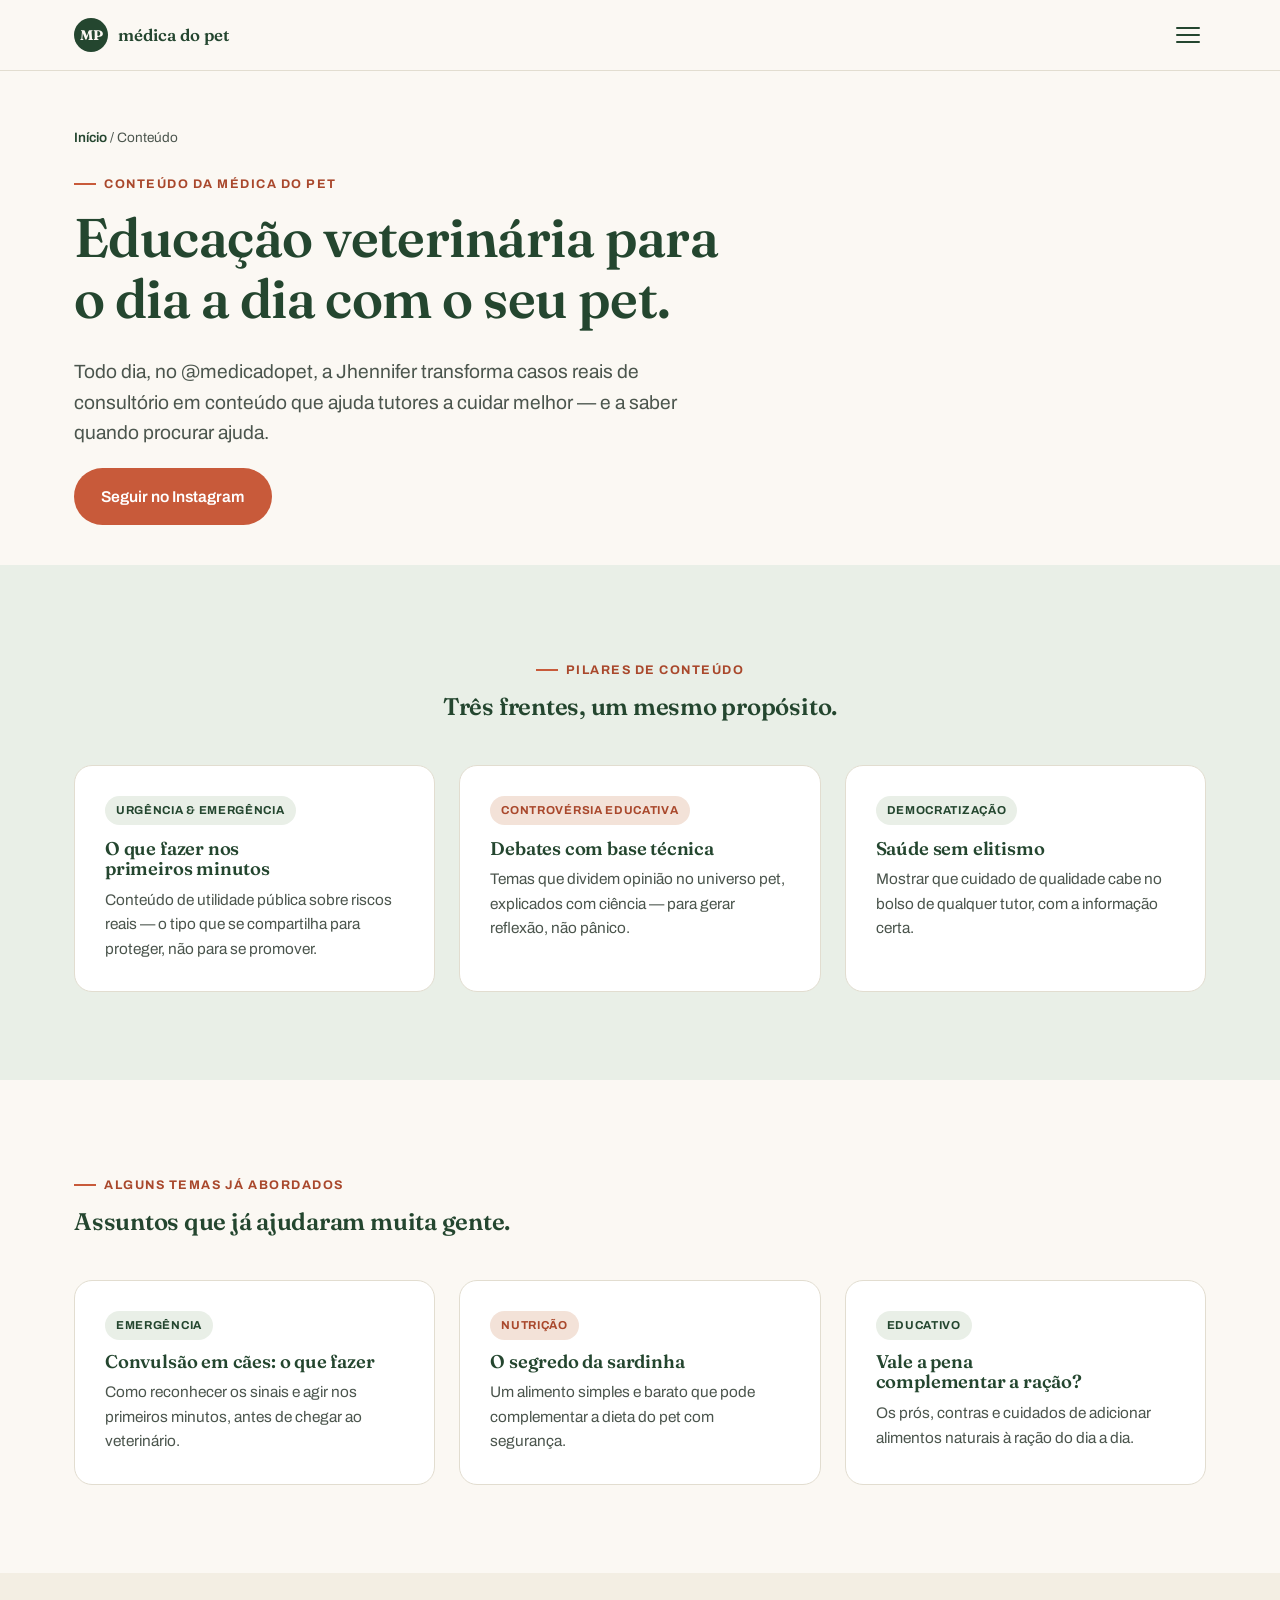
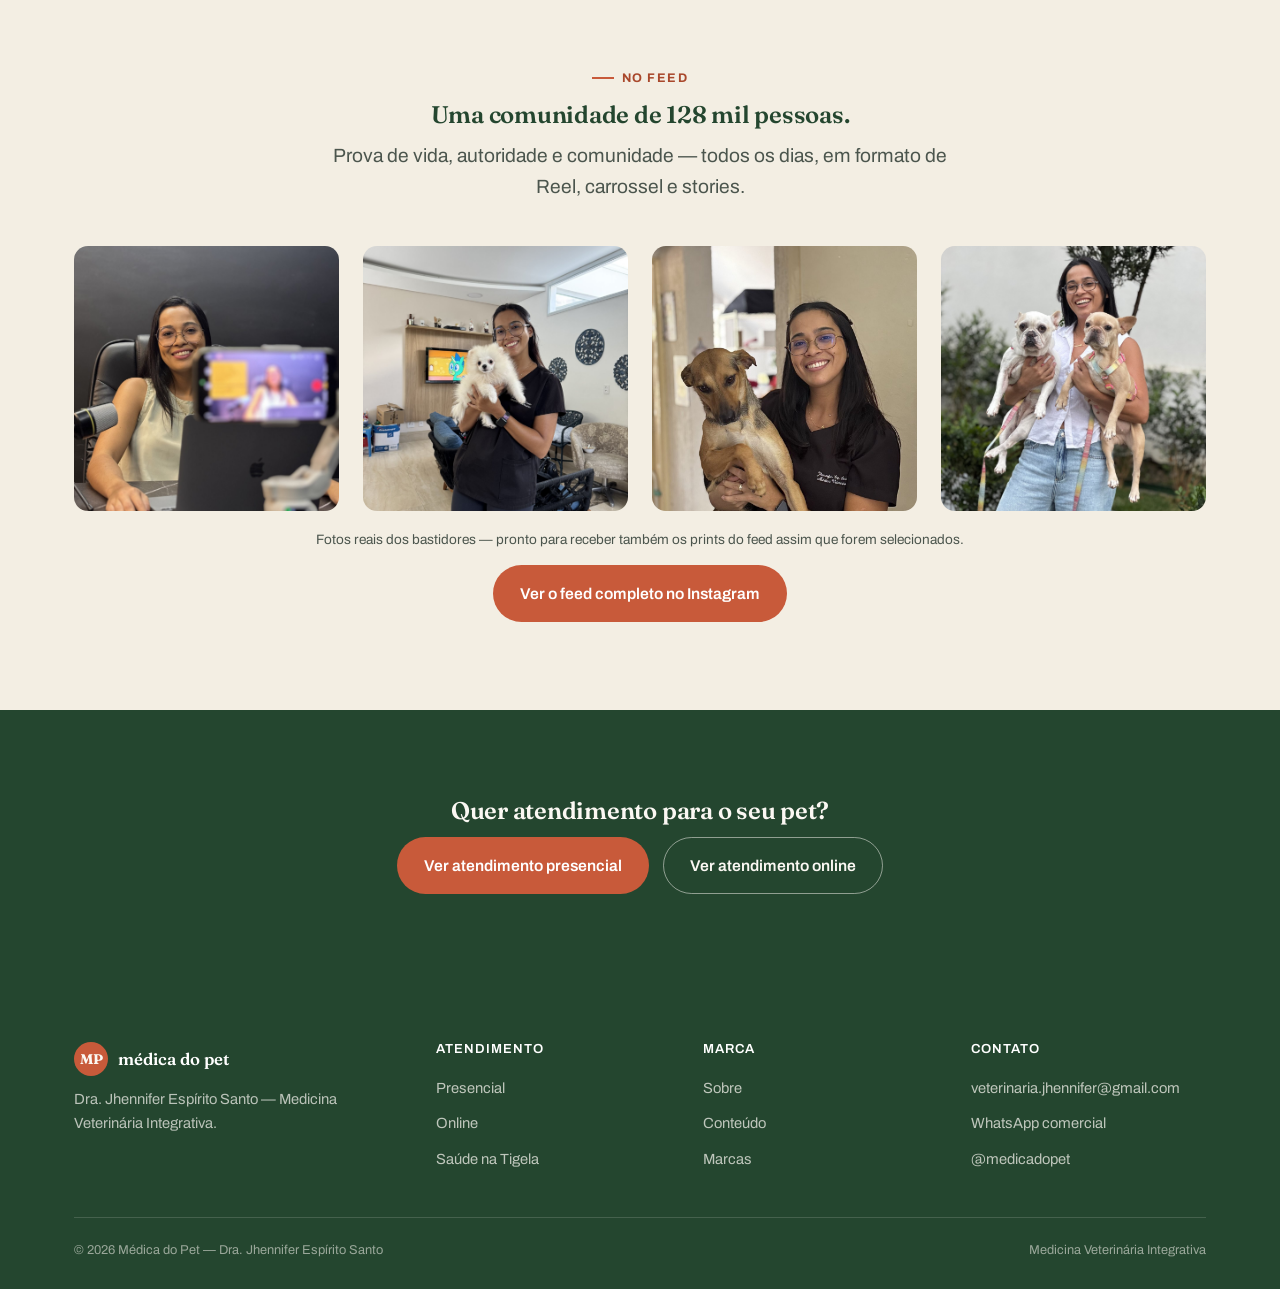
<file: conteudo.html>
<!DOCTYPE html>
<html lang="pt-BR">
<head>
<meta charset="UTF-8">
<meta name="viewport" content="width=device-width, initial-scale=1.0">
<title>Conteúdo — Médica do Pet</title>
<meta name="description" content="Educação veterinária no Instagram @medicadopet: emergência, alimentação e cuidado animal explicados pela Dra. Jhennifer Espírito Santo.">
<link rel="preconnect" href="https://fonts.googleapis.com">
<link rel="preconnect" href="https://fonts.gstatic.com" crossorigin>
<link href="https://fonts.googleapis.com/css2?family=Fraunces:opsz,wght@9..144,500;9..144,600;9..144,700&family=Archivo:wght@400;500;600;700&display=swap" rel="stylesheet">
<link rel="stylesheet" href="styles.css">
</head>
<body>
<header class="site-header">
  <nav class="nav">
    <a class="brand" href="index.html"><span class="dot">MP</span><span>médica do pet<small>Medicina Veterinária Integrativa</small></span></a>
    <button class="nav-toggle" aria-label="Abrir menu" onclick="document.querySelector('.nav-links').classList.toggle('open')"><span></span><span></span><span></span></button>
    <div class="nav-links">
      <a href="index.html">Início</a>
      <a href="sobre.html">Sobre</a>
      <a href="atendimento-presencial.html">Presencial</a>
      <a href="atendimento-online.html">Online</a>
      <a href="saude-na-tigela.html">Saúde na Tigela</a>
      <a class="current" href="conteudo.html">Conteúdo</a>
      <a href="para-marcas.html">Marcas</a>
      <a href="contato.html">Contato</a>
      <div class="nav-cta">
        <a class="btn btn-outline on-light" href="https://instagram.com/medicadopet" target="_blank" rel="noopener">Seguir @medicadopet</a>
        <a class="btn btn-dark" href="para-marcas.html">Quero trabalhar com a Jhennifer</a>
      </div>
    </div>
  </nav>
</header>

<main>
  <section class="hero" style="padding-bottom:40px;">
    <div class="container">
      <div class="breadcrumb"><a href="index.html">Início</a> / Conteúdo</div>
      <span class="eyebrow">Conteúdo da Médica do Pet</span>
      <h1 style="max-width:760px;">Educação veterinária para o dia a dia com o seu pet.</h1>
      <p class="lede">Todo dia, no @medicadopet, a Jhennifer transforma casos reais de consultório em conteúdo que ajuda tutores a cuidar melhor — e a saber quando procurar ajuda.</p>
      <div class="btn-row"><a class="btn btn-primary" href="https://instagram.com/medicadopet" target="_blank" rel="noopener">Seguir no Instagram</a></div>
    </div>
  </section>

  <section class="band-mist">
    <div class="container">
      <div class="section-head center mx-auto">
        <span class="eyebrow">Pilares de conteúdo</span>
        <h2>Três frentes, um mesmo propósito.</h2>
      </div>
      <div class="grid grid-3">
        <div class="card" style="background:#fff;"><span class="tag">Urgência &amp; emergência</span><h3 style="margin-top:14px;">O que fazer nos primeiros minutos</h3><p>Conteúdo de utilidade pública sobre riscos reais — o tipo que se compartilha para proteger, não para se promover.</p></div>
        <div class="card" style="background:#fff;"><span class="tag orange">Controvérsia educativa</span><h3 style="margin-top:14px;">Debates com base técnica</h3><p>Temas que dividem opinião no universo pet, explicados com ciência — para gerar reflexão, não pânico.</p></div>
        <div class="card" style="background:#fff;"><span class="tag">Democratização</span><h3 style="margin-top:14px;">Saúde sem elitismo</h3><p>Mostrar que cuidado de qualidade cabe no bolso de qualquer tutor, com a informação certa.</p></div>
      </div>
    </div>
  </section>

  <section>
    <div class="container">
      <div class="section-head">
        <span class="eyebrow">Alguns temas já abordados</span>
        <h2>Assuntos que já ajudaram muita gente.</h2>
      </div>
      <div class="grid grid-3">
        <div class="card">
          <span class="tag">Emergência</span>
          <h3 style="margin-top:12px;">Convulsão em cães: o que fazer</h3>
          <p>Como reconhecer os sinais e agir nos primeiros minutos, antes de chegar ao veterinário.</p>
        </div>
        <div class="card">
          <span class="tag orange">Nutrição</span>
          <h3 style="margin-top:12px;">O segredo da sardinha</h3>
          <p>Um alimento simples e barato que pode complementar a dieta do pet com segurança.</p>
        </div>
        <div class="card">
          <span class="tag">Educativo</span>
          <h3 style="margin-top:12px;">Vale a pena complementar a ração?</h3>
          <p>Os prós, contras e cuidados de adicionar alimentos naturais à ração do dia a dia.</p>
        </div>
      </div>
    </div>
  </section>

  <section class="band-cream2">
    <div class="container">
      <div class="section-head center mx-auto">
        <span class="eyebrow">No feed</span>
        <h2>Uma comunidade de 128 mil pessoas.</h2>
        <p class="lede mx-auto" style="text-align:center;">Prova de vida, autoridade e comunidade — todos os dias, em formato de Reel, carrossel e stories.</p>
      </div>
      <div class="grid grid-4">
        <div class="ig-post"><img src="assets/jhennifer-conteudo-podcast.jpg" alt="Jhennifer gravando conteúdo em estúdio caseiro"></div>
        <div class="ig-post"><img src="assets/jhennifer-conteudo-live.jpg" alt="Jhennifer gravando vídeo com celular e microfone"></div>
        <div class="ig-post"><img src="assets/jhennifer-clinica.jpg" alt="Jhennifer atendendo um paciente no consultório"></div>
        <div class="ig-post"><img src="assets/jhennifer-passeio.jpg" alt="Jhennifer passeando com os dois bulldogs franceses"></div>
      </div>
      <p class="small center" style="margin-top:18px;">Fotos reais dos bastidores — pronto para receber também os prints do feed assim que forem selecionados.</p>
      <div class="center" style="margin-top:14px;"><a class="btn btn-primary" href="https://instagram.com/medicadopet" target="_blank" rel="noopener">Ver o feed completo no Instagram</a></div>
    </div>
  </section>

  <section class="band-dark">
    <div class="container center">
      <h2>Quer atendimento para o seu pet?</h2>
      <div class="btn-row" style="justify-content:center;">
        <a class="btn btn-primary" href="atendimento-presencial.html">Ver atendimento presencial</a>
        <a class="btn btn-outline on-dark" href="atendimento-online.html">Ver atendimento online</a>
      </div>
    </div>
  </section>
</main>

<footer class="site-footer">
  <div class="container">
    <div class="footer-grid">
      <div>
        <div class="brand" style="color:#fff; margin-bottom:12px;"><span class="dot" style="background:var(--terracotta);">MP</span><span>médica do pet</span></div>
        <p style="color:rgba(251,248,243,.7); font-size:.92rem; max-width:280px;">Dra. Jhennifer Espírito Santo — Medicina Veterinária Integrativa.</p>
      </div>
      <div>
        <h4>Atendimento</h4>
        <a href="atendimento-presencial.html">Presencial</a>
        <a href="atendimento-online.html">Online</a>
        <a href="saude-na-tigela.html">Saúde na Tigela</a>
      </div>
      <div>
        <h4>Marca</h4>
        <a href="sobre.html">Sobre</a>
        <a href="conteudo.html">Conteúdo</a>
        <a href="para-marcas.html">Marcas</a>
      </div>
      <div>
        <h4>Contato</h4>
        <a href="mailto:veterinaria.jhennifer@gmail.com">veterinaria.jhennifer@gmail.com</a>
        <a href="https://wa.me/5511956023130">WhatsApp comercial</a>
        <a href="https://instagram.com/medicadopet">@medicadopet</a>
      </div>
    </div>
    <div class="footer-bottom">
      <span>© 2026 Médica do Pet — Dra. Jhennifer Espírito Santo</span>
      <span>Medicina Veterinária Integrativa</span>
    </div>
  </div>
</footer>

</body>
</html>
</file>
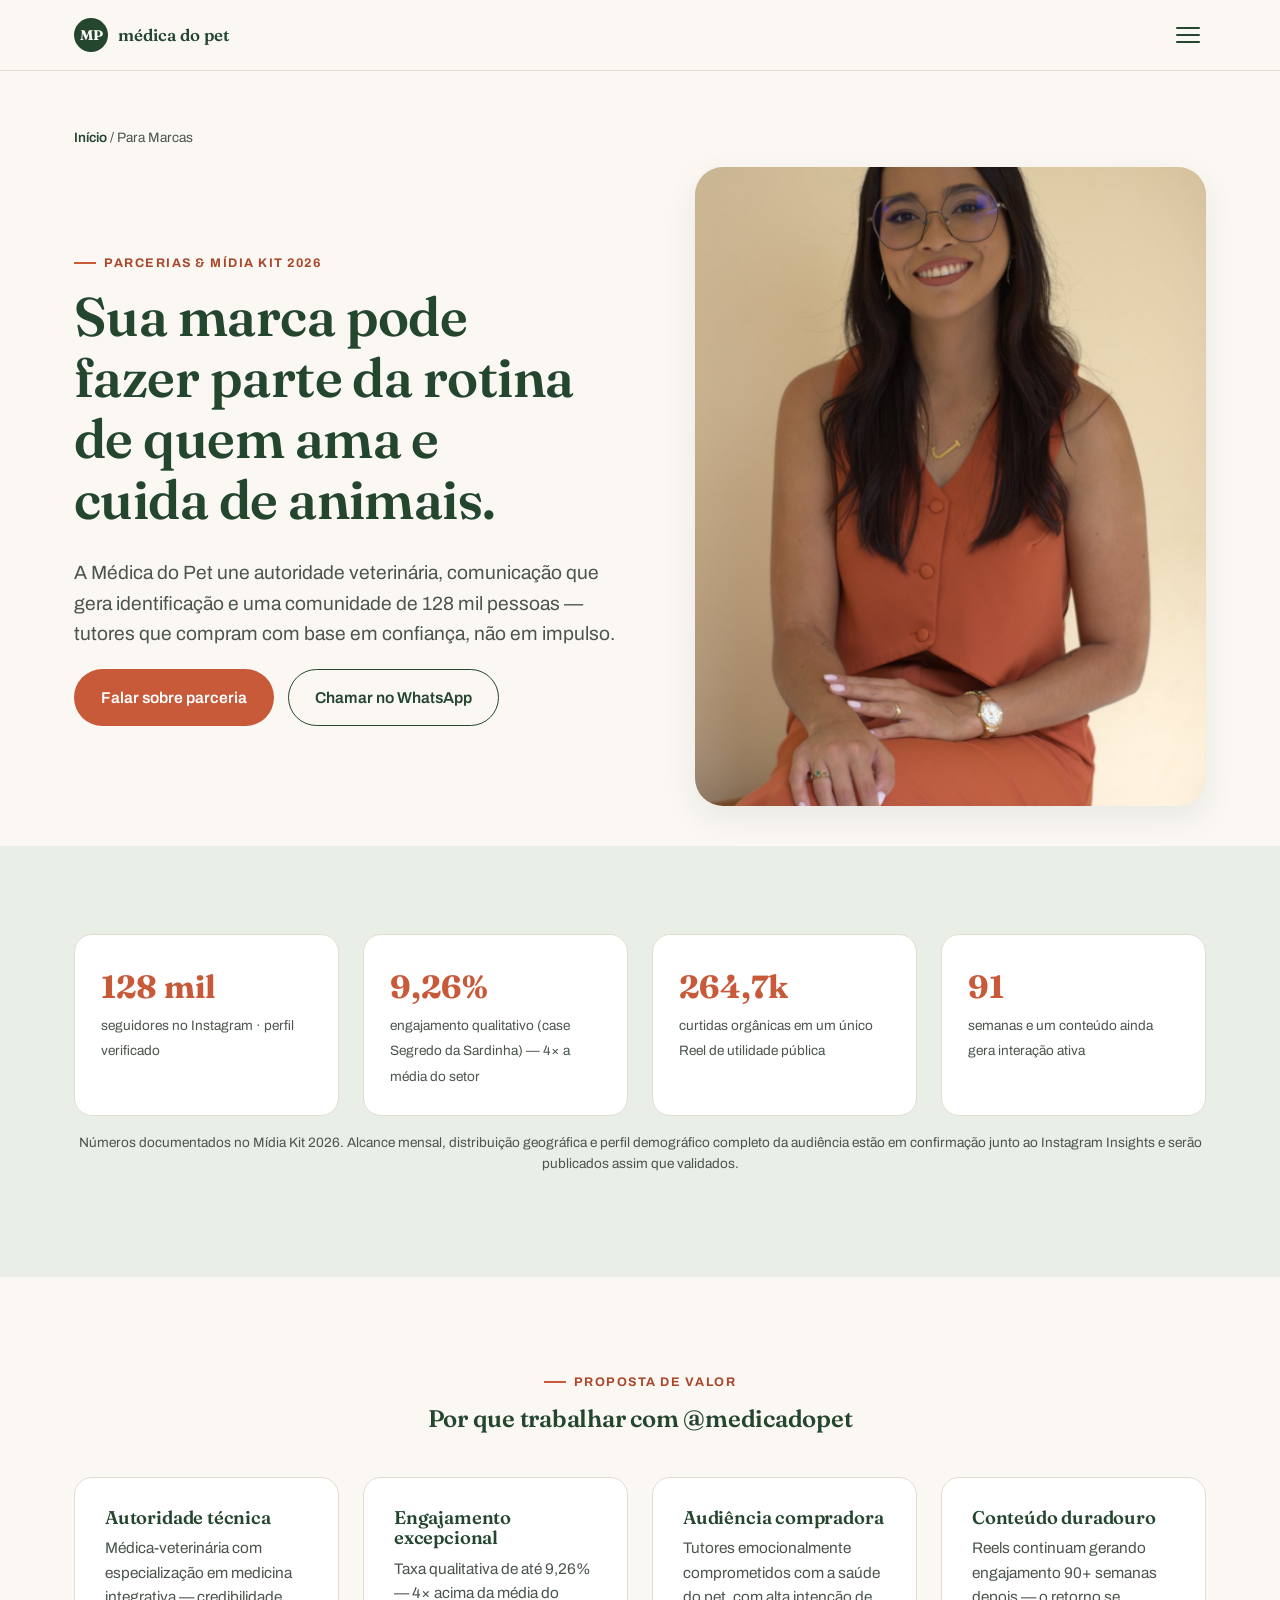
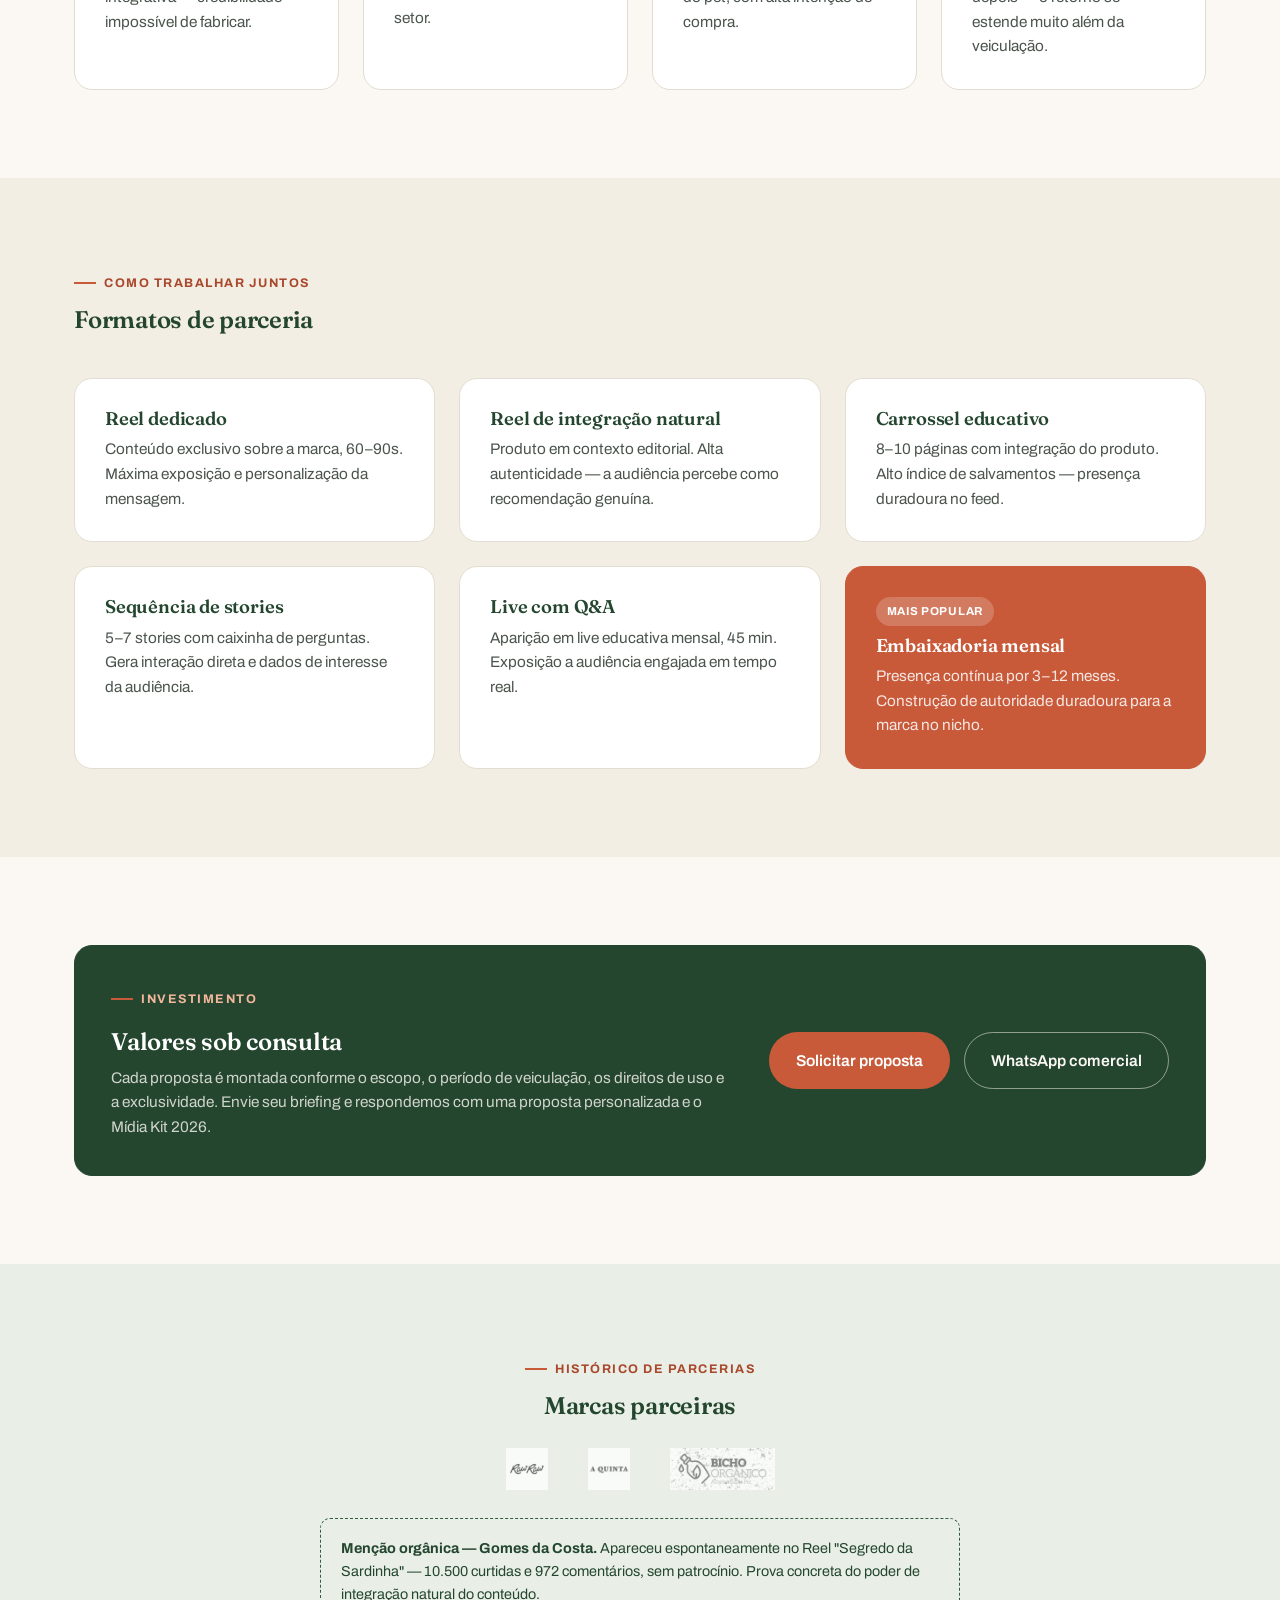
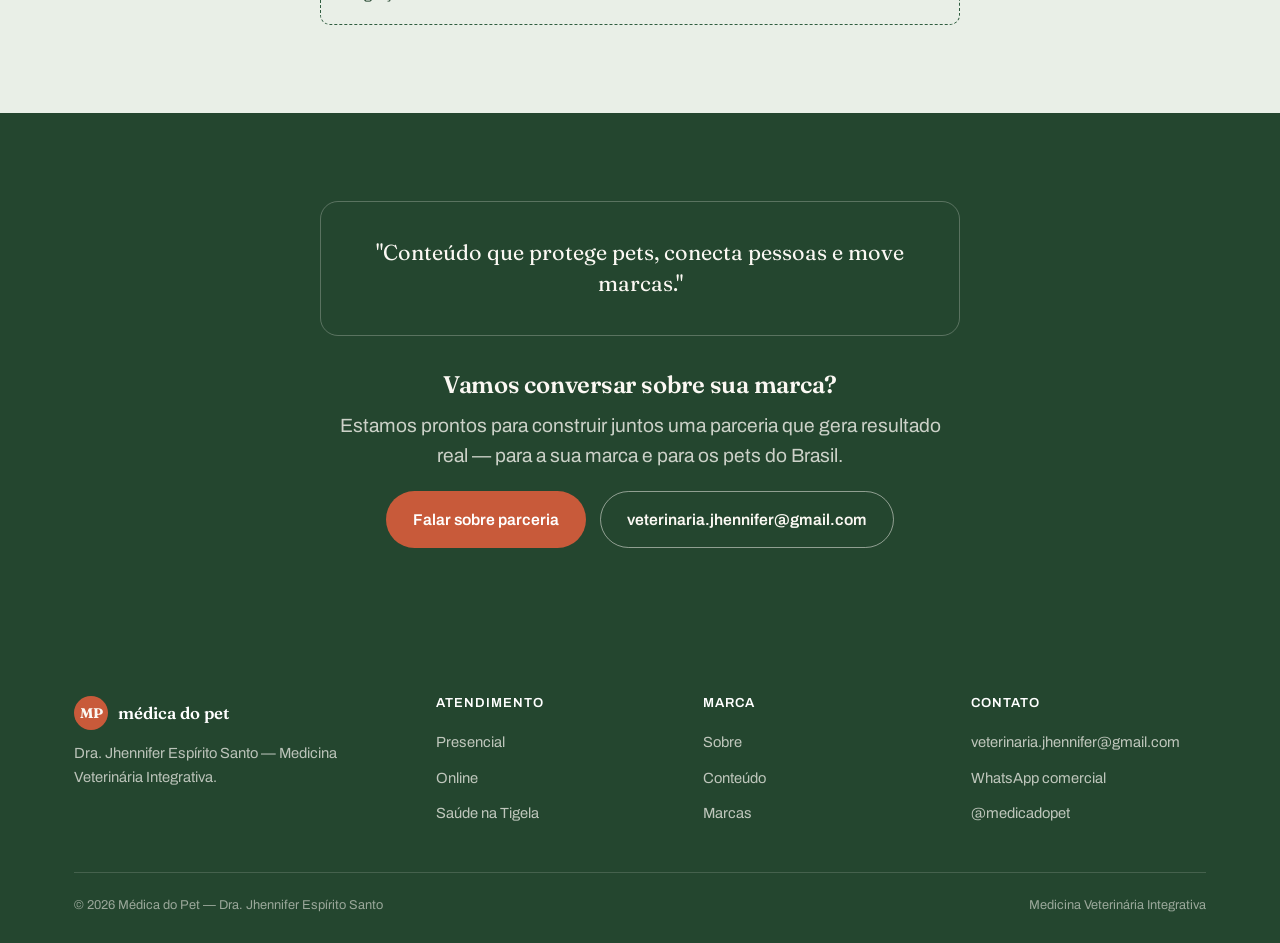
<file: para-marcas.html>
<!DOCTYPE html>
<html lang="pt-BR">
<head>
<meta charset="UTF-8">
<meta name="viewport" content="width=device-width, initial-scale=1.0">
<title>Para Marcas — Médica do Pet</title>
<meta name="description" content="Parcerias, embaixadoria e conteúdo de marca com a Dra. Jhennifer Espírito Santo (@medicadopet): autoridade veterinária e 128 mil seguidores engajados.">
<link rel="preconnect" href="https://fonts.googleapis.com">
<link rel="preconnect" href="https://fonts.gstatic.com" crossorigin>
<link href="https://fonts.googleapis.com/css2?family=Fraunces:opsz,wght@9..144,500;9..144,600;9..144,700&family=Archivo:wght@400;500;600;700&display=swap" rel="stylesheet">
<link rel="stylesheet" href="styles.css">
</head>
<body>
<header class="site-header">
  <nav class="nav">
    <a class="brand" href="index.html"><span class="dot">MP</span><span>médica do pet<small>Medicina Veterinária Integrativa</small></span></a>
    <button class="nav-toggle" aria-label="Abrir menu" onclick="document.querySelector('.nav-links').classList.toggle('open')"><span></span><span></span><span></span></button>
    <div class="nav-links">
      <a href="index.html">Início</a>
      <a href="sobre.html">Sobre</a>
      <a href="atendimento-presencial.html">Presencial</a>
      <a href="atendimento-online.html">Online</a>
      <a href="saude-na-tigela.html">Saúde na Tigela</a>
      <a href="conteudo.html">Conteúdo</a>
      <a class="current" href="para-marcas.html">Marcas</a>
      <a href="contato.html">Contato</a>
      <div class="nav-cta">
        <a class="btn btn-outline on-light" href="atendimento-presencial.html">Quero cuidar do meu pet</a>
        <a class="btn btn-dark" href="contato.html#marca">Falar sobre parceria</a>
      </div>
    </div>
  </nav>
</header>

<main>
  <section class="hero" style="padding-bottom:40px;">
    <div class="container">
      <div class="breadcrumb"><a href="index.html">Início</a> / Para Marcas</div>
      <div class="hero-grid">
        <div>
          <span class="eyebrow">Parcerias &amp; Mídia Kit 2026</span>
          <h1 style="max-width:620px;">Sua marca pode fazer parte da rotina de quem ama e cuida de animais.</h1>
          <p class="lede">A Médica do Pet une autoridade veterinária, comunicação que gera identificação e uma comunidade de 128 mil pessoas — tutores que compram com base em confiança, não em impulso.</p>
          <div class="btn-row">
            <a class="btn btn-primary" href="contato.html#marca">Falar sobre parceria</a>
            <a class="btn btn-outline on-light" href="https://wa.me/5511956023130" target="_blank" rel="noopener">Chamar no WhatsApp</a>
          </div>
        </div>
        <div class="hero-photo"><img src="assets/jhennifer-headshot-marcas.jpg" alt="Dra. Jhennifer Espírito Santo, retrato profissional"></div>
      </div>
    </div>
  </section>

  <section class="band-mist">
    <div class="container">
      <div class="grid grid-4">
        <div class="stat-card"><b>128 mil</b><span>seguidores no Instagram · perfil verificado</span></div>
        <div class="stat-card"><b>9,26%</b><span>engajamento qualitativo (case Segredo da Sardinha) — 4× a média do setor</span></div>
        <div class="stat-card"><b>264,7k</b><span>curtidas orgânicas em um único Reel de utilidade pública</span></div>
        <div class="stat-card"><b>91</b><span>semanas e um conteúdo ainda gera interação ativa</span></div>
      </div>
      <p class="small center" style="margin-top:16px;">Números documentados no Mídia Kit 2026. Alcance mensal, distribuição geográfica e perfil demográfico completo da audiência estão em confirmação junto ao Instagram Insights e serão publicados assim que validados.</p>
    </div>
  </section>

  <section>
    <div class="container">
      <div class="section-head center mx-auto">
        <span class="eyebrow">Proposta de valor</span>
        <h2>Por que trabalhar com @medicadopet</h2>
      </div>
      <div class="grid grid-4">
        <div class="card"><h3>Autoridade técnica</h3><p>Médica-veterinária com especialização em medicina integrativa — credibilidade impossível de fabricar.</p></div>
        <div class="card"><h3>Engajamento excepcional</h3><p>Taxa qualitativa de até 9,26% — 4× acima da média do setor.</p></div>
        <div class="card"><h3>Audiência compradora</h3><p>Tutores emocionalmente comprometidos com a saúde do pet, com alta intenção de compra.</p></div>
        <div class="card"><h3>Conteúdo duradouro</h3><p>Reels continuam gerando engajamento 90+ semanas depois — o retorno se estende muito além da veiculação.</p></div>
      </div>
    </div>
  </section>

  <section class="band-cream2">
    <div class="container">
      <div class="section-head">
        <span class="eyebrow">Como trabalhar juntos</span>
        <h2>Formatos de parceria</h2>
      </div>
      <div class="grid grid-3">
        <div class="card" style="background:#fff;"><h3>Reel dedicado</h3><p>Conteúdo exclusivo sobre a marca, 60–90s. Máxima exposição e personalização da mensagem.</p></div>
        <div class="card" style="background:#fff;"><h3>Reel de integração natural</h3><p>Produto em contexto editorial. Alta autenticidade — a audiência percebe como recomendação genuína.</p></div>
        <div class="card" style="background:#fff;"><h3>Carrossel educativo</h3><p>8–10 páginas com integração do produto. Alto índice de salvamentos — presença duradoura no feed.</p></div>
        <div class="card" style="background:#fff;"><h3>Sequência de stories</h3><p>5–7 stories com caixinha de perguntas. Gera interação direta e dados de interesse da audiência.</p></div>
        <div class="card" style="background:#fff;"><h3>Live com Q&amp;A</h3><p>Aparição em live educativa mensal, 45 min. Exposição a audiência engajada em tempo real.</p></div>
        <div class="card" style="background:var(--terracotta); color:#fff; border-color:var(--terracotta);"><span class="tag" style="background:rgba(255,255,255,.2); color:#fff;">Mais popular</span><h3 style="color:#fff; margin-top:10px;">Embaixadoria mensal</h3><p style="color:rgba(255,255,255,.85);">Presença contínua por 3–12 meses. Construção de autoridade duradoura para a marca no nicho.</p></div>
      </div>
    </div>
  </section>

  <section>
    <div class="container">
      <div class="card" style="background:var(--green-deep); color:var(--cream); border-color:var(--green-deep); display:flex; flex-wrap:wrap; gap:24px; align-items:center; justify-content:space-between; padding:36px;">
        <div style="max-width:620px;">
          <span class="eyebrow" style="color:#F2B79A;">Investimento</span>
          <h2 style="color:#fff; margin:6px 0 10px;">Valores sob consulta</h2>
          <p style="color:rgba(251,248,243,.8); margin:0;">Cada proposta é montada conforme o escopo, o período de veiculação, os direitos de uso e a exclusividade. Envie seu briefing e respondemos com uma proposta personalizada e o Mídia Kit 2026.</p>
        </div>
        <div class="btn-row" style="margin:0;">
          <a class="btn btn-primary" href="contato.html#marca">Solicitar proposta</a>
          <a class="btn btn-outline on-dark" href="https://wa.me/5511956023130" target="_blank" rel="noopener">WhatsApp comercial</a>
        </div>
      </div>
    </div>
  </section>

  <section class="band-mist">
    <div class="container center">
      <span class="eyebrow">Histórico de parcerias</span>
      <h2 style="margin-bottom:28px;">Marcas parceiras</h2>
      <div class="logo-strip" style="justify-content:center;">
        <img src="assets/logo-rawraw.png" alt="RawRaw">
        <img src="assets/logo-aquinta.png" alt="A Quinta">
        <img src="assets/logo-bichorganico.png" alt="Bicho Orgânico">
      </div>
      <div class="note-box green" style="max-width:640px; margin:28px auto 0; text-align:left;">
        <b>Menção orgânica — Gomes da Costa.</b> Apareceu espontaneamente no Reel "Segredo da Sardinha" — 10.500 curtidas e 972 comentários, sem patrocínio. Prova concreta do poder de integração natural do conteúdo.
      </div>
    </div>
  </section>

  <section class="band-dark">
    <div class="container center">
      <div class="quote mx-auto" style="max-width:640px; background:transparent; border:1px solid rgba(251,248,243,.25); padding:36px;">
        "Conteúdo que protege pets, conecta pessoas e move marcas."
      </div>
      <h2 style="margin-top:36px;">Vamos conversar sobre sua marca?</h2>
      <p class="lede mx-auto" style="text-align:center;">Estamos prontos para construir juntos uma parceria que gera resultado real — para a sua marca e para os pets do Brasil.</p>
      <div class="btn-row" style="justify-content:center;">
        <a class="btn btn-primary" href="contato.html#marca">Falar sobre parceria</a>
        <a class="btn btn-outline on-dark" href="mailto:veterinaria.jhennifer@gmail.com">veterinaria.jhennifer@gmail.com</a>
      </div>
    </div>
  </section>
</main>

<footer class="site-footer">
  <div class="container">
    <div class="footer-grid">
      <div>
        <div class="brand" style="color:#fff; margin-bottom:12px;"><span class="dot" style="background:var(--terracotta);">MP</span><span>médica do pet</span></div>
        <p style="color:rgba(251,248,243,.7); font-size:.92rem; max-width:280px;">Dra. Jhennifer Espírito Santo — Medicina Veterinária Integrativa.</p>
      </div>
      <div>
        <h4>Atendimento</h4>
        <a href="atendimento-presencial.html">Presencial</a>
        <a href="atendimento-online.html">Online</a>
        <a href="saude-na-tigela.html">Saúde na Tigela</a>
      </div>
      <div>
        <h4>Marca</h4>
        <a href="sobre.html">Sobre</a>
        <a href="conteudo.html">Conteúdo</a>
        <a href="para-marcas.html">Marcas</a>
      </div>
      <div>
        <h4>Contato</h4>
        <a href="mailto:veterinaria.jhennifer@gmail.com">veterinaria.jhennifer@gmail.com</a>
        <a href="https://wa.me/5511956023130">WhatsApp comercial</a>
        <a href="https://instagram.com/medicadopet">@medicadopet</a>
      </div>
    </div>
    <div class="footer-bottom">
      <span>© 2026 Médica do Pet — Dra. Jhennifer Espírito Santo</span>
      <span>Medicina Veterinária Integrativa</span>
    </div>
  </div>
</footer>

</body>
</html>
</file>
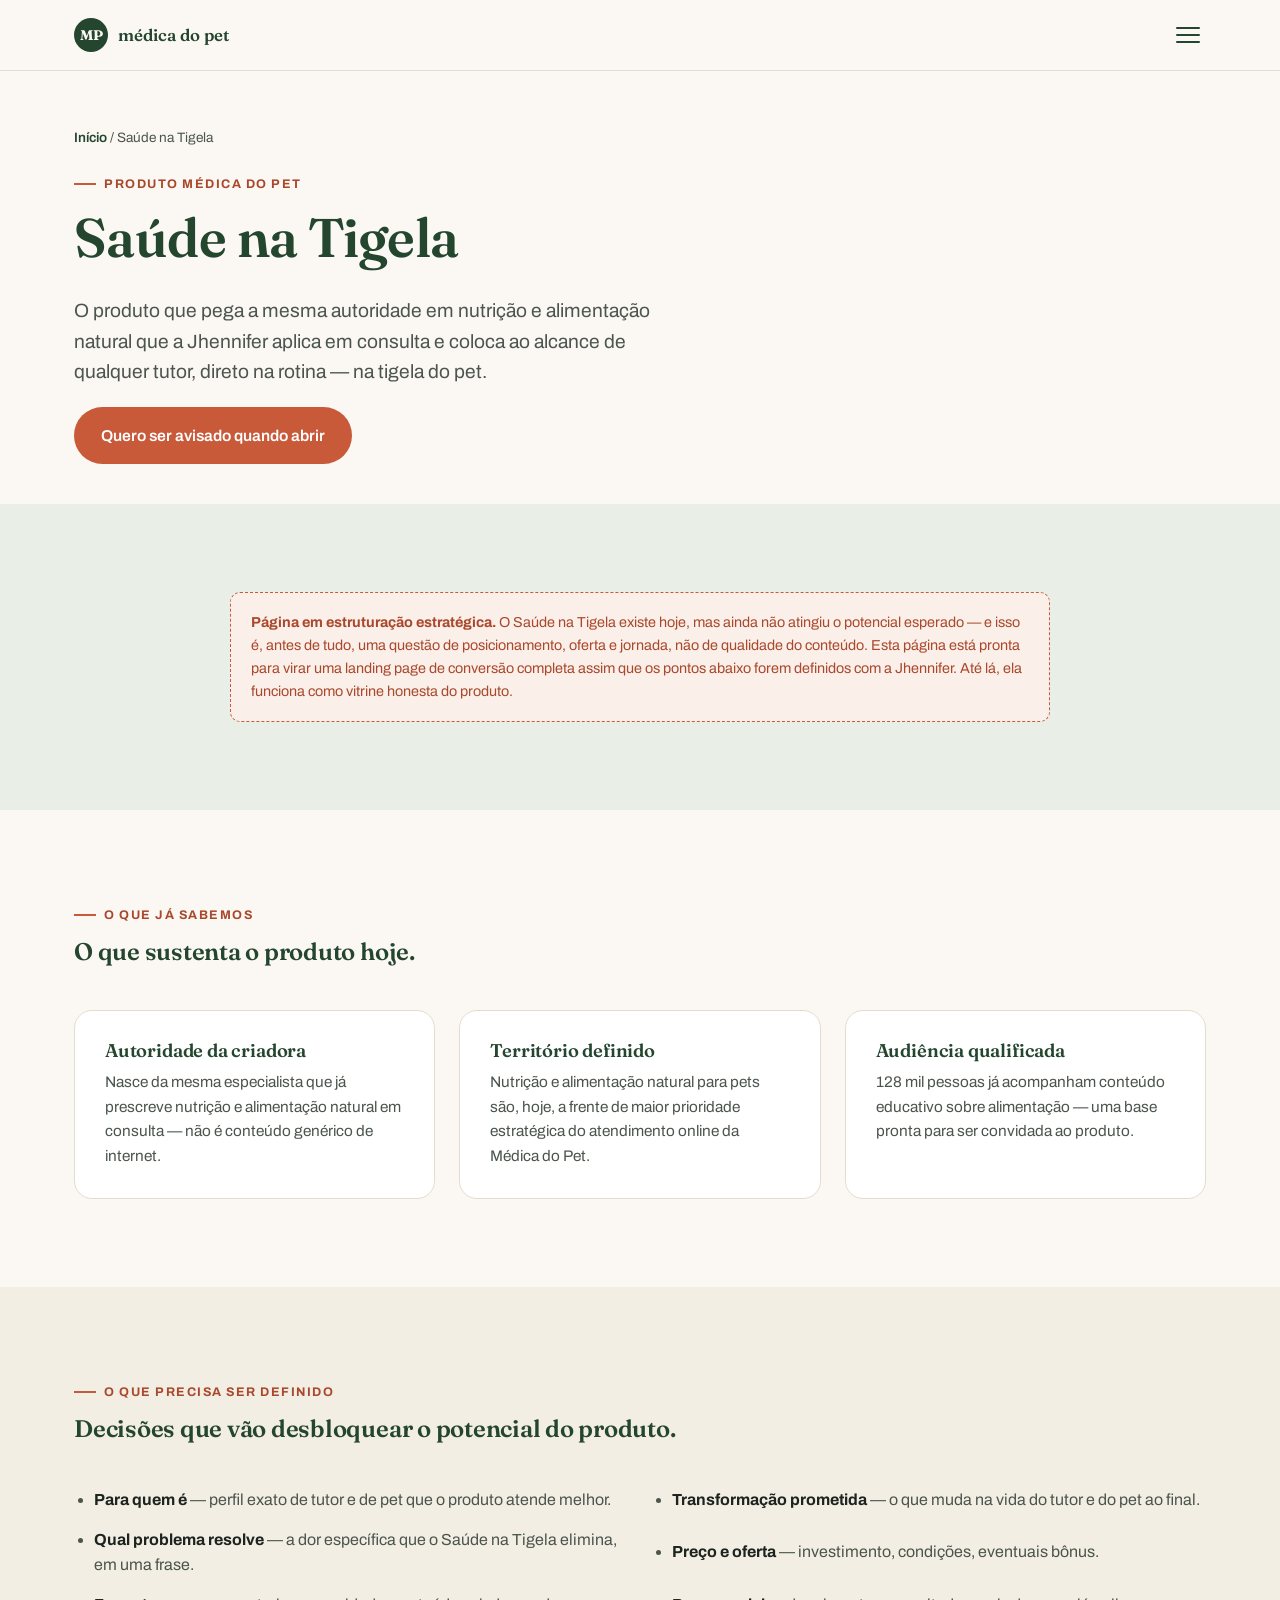
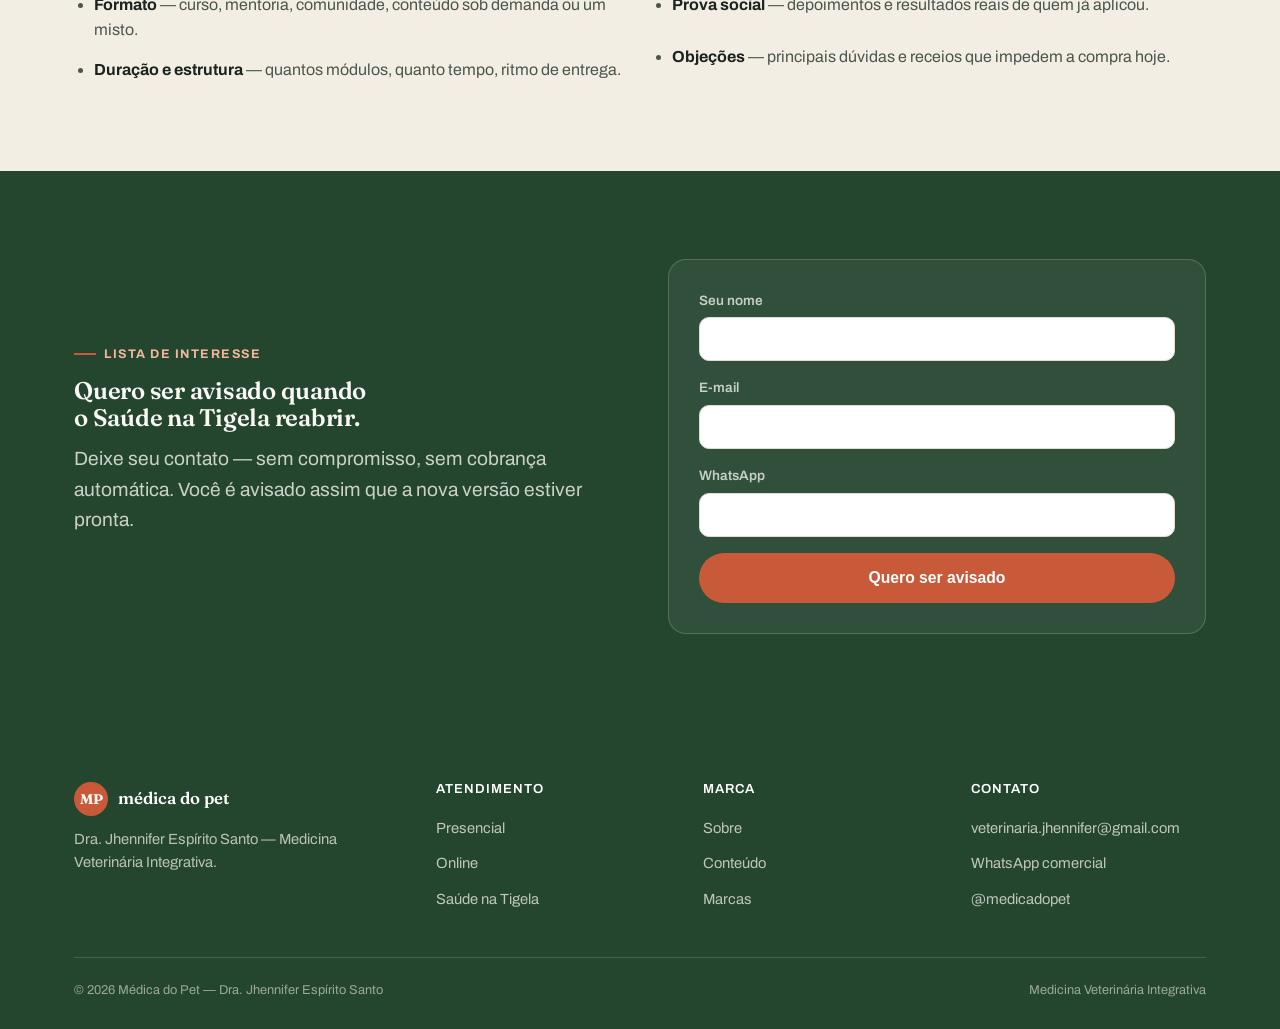
<file: saude-na-tigela.html>
<!DOCTYPE html>
<html lang="pt-BR">
<head>
<meta charset="UTF-8">
<meta name="viewport" content="width=device-width, initial-scale=1.0">
<title>Saúde na Tigela — Médica do Pet</title>
<meta name="description" content="Saúde na Tigela é o produto digital de nutrição da Médica do Pet, Dra. Jhennifer Espírito Santo. Página em estruturação estratégica.">
<link rel="preconnect" href="https://fonts.googleapis.com">
<link rel="preconnect" href="https://fonts.gstatic.com" crossorigin>
<link href="https://fonts.googleapis.com/css2?family=Fraunces:opsz,wght@9..144,500;9..144,600;9..144,700&family=Archivo:wght@400;500;600;700&display=swap" rel="stylesheet">
<link rel="stylesheet" href="styles.css">
</head>
<body>
<header class="site-header">
  <nav class="nav">
    <a class="brand" href="index.html"><span class="dot">MP</span><span>médica do pet<small>Medicina Veterinária Integrativa</small></span></a>
    <button class="nav-toggle" aria-label="Abrir menu" onclick="document.querySelector('.nav-links').classList.toggle('open')"><span></span><span></span><span></span></button>
    <div class="nav-links">
      <a href="index.html">Início</a>
      <a href="sobre.html">Sobre</a>
      <a href="atendimento-presencial.html">Presencial</a>
      <a href="atendimento-online.html">Online</a>
      <a class="current" href="saude-na-tigela.html">Saúde na Tigela</a>
      <a href="conteudo.html">Conteúdo</a>
      <a href="para-marcas.html">Marcas</a>
      <a href="contato.html">Contato</a>
      <div class="nav-cta">
        <a class="btn btn-outline on-light" href="#interesse">Quero ser avisado</a>
        <a class="btn btn-dark" href="para-marcas.html">Quero trabalhar com a Jhennifer</a>
      </div>
    </div>
  </nav>
</header>

<main>
  <section class="hero" style="padding-bottom:40px;">
    <div class="container">
      <div class="breadcrumb"><a href="index.html">Início</a> / Saúde na Tigela</div>
      <span class="eyebrow">Produto Médica do Pet</span>
      <h1 style="max-width:760px;">Saúde na Tigela</h1>
      <p class="lede">O produto que pega a mesma autoridade em nutrição e alimentação natural que a Jhennifer aplica em consulta e coloca ao alcance de qualquer tutor, direto na rotina — na tigela do pet.</p>
      <div class="btn-row"><a class="btn btn-primary" href="#interesse">Quero ser avisado quando abrir</a></div>
    </div>
  </section>

  <section class="band-mist">
    <div class="container">
      <div class="note-box" style="max-width:820px; margin:0 auto;">
        <b>Página em estruturação estratégica.</b> O Saúde na Tigela existe hoje, mas ainda não atingiu o potencial esperado — e isso é, antes de tudo, uma questão de posicionamento, oferta e jornada, não de qualidade do conteúdo. Esta página está pronta para virar uma landing page de conversão completa assim que os pontos abaixo forem definidos com a Jhennifer. Até lá, ela funciona como vitrine honesta do produto.
      </div>
    </div>
  </section>

  <section>
    <div class="container">
      <div class="section-head">
        <span class="eyebrow">O que já sabemos</span>
        <h2>O que sustenta o produto hoje.</h2>
      </div>
      <div class="grid grid-3">
        <div class="card">
          <h3>Autoridade da criadora</h3>
          <p>Nasce da mesma especialista que já prescreve nutrição e alimentação natural em consulta — não é conteúdo genérico de internet.</p>
        </div>
        <div class="card">
          <h3>Território definido</h3>
          <p>Nutrição e alimentação natural para pets são, hoje, a frente de maior prioridade estratégica do atendimento online da Médica do Pet.</p>
        </div>
        <div class="card">
          <h3>Audiência qualificada</h3>
          <p>128 mil pessoas já acompanham conteúdo educativo sobre alimentação — uma base pronta para ser convidada ao produto.</p>
        </div>
      </div>
    </div>
  </section>

  <section class="band-cream2">
    <div class="container">
      <div class="section-head">
        <span class="eyebrow">O que precisa ser definido</span>
        <h2>Decisões que vão desbloquear o potencial do produto.</h2>
      </div>
      <div class="grid grid-2">
        <ul style="margin:0; padding-left:20px; color:var(--ink-soft); display:grid; gap:14px;">
          <li><b style="color:var(--ink);">Para quem é</b> — perfil exato de tutor e de pet que o produto atende melhor.</li>
          <li><b style="color:var(--ink);">Qual problema resolve</b> — a dor específica que o Saúde na Tigela elimina, em uma frase.</li>
          <li><b style="color:var(--ink);">Formato</b> — curso, mentoria, comunidade, conteúdo sob demanda ou um misto.</li>
          <li><b style="color:var(--ink);">Duração e estrutura</b> — quantos módulos, quanto tempo, ritmo de entrega.</li>
        </ul>
        <ul style="margin:0; padding-left:20px; color:var(--ink-soft); display:grid; gap:14px;">
          <li><b style="color:var(--ink);">Transformação prometida</b> — o que muda na vida do tutor e do pet ao final.</li>
          <li><b style="color:var(--ink);">Preço e oferta</b> — investimento, condições, eventuais bônus.</li>
          <li><b style="color:var(--ink);">Prova social</b> — depoimentos e resultados reais de quem já aplicou.</li>
          <li><b style="color:var(--ink);">Objeções</b> — principais dúvidas e receios que impedem a compra hoje.</li>
        </ul>
      </div>
    </div>
  </section>

  <section class="band-dark" id="interesse">
    <div class="container">
      <div class="two-col">
        <div>
          <span class="eyebrow" style="color:#F2B79A;">Lista de interesse</span>
          <h2>Quero ser avisado quando o Saúde na Tigela reabrir.</h2>
          <p class="lede">Deixe seu contato — sem compromisso, sem cobrança automática. Você é avisado assim que a nova versão estiver pronta.</p>
        </div>
        <form class="card" style="background:rgba(251,248,243,.06); border-color:rgba(251,248,243,.18);" action="https://wa.me/5511956023130" target="_blank">
          <div class="form-grid">
            <div><label style="color:rgba(251,248,243,.75);">Seu nome</label><input type="text" name="nome" required></div>
            <div><label style="color:rgba(251,248,243,.75);">E-mail</label><input type="email" name="email" required></div>
            <div><label style="color:rgba(251,248,243,.75);">WhatsApp</label><input type="tel" name="whatsapp"></div>
            <button class="btn btn-primary btn-block" type="submit">Quero ser avisado</button>
          </div>
        </form>
      </div>
    </div>
  </section>
</main>

<footer class="site-footer">
  <div class="container">
    <div class="footer-grid">
      <div>
        <div class="brand" style="color:#fff; margin-bottom:12px;"><span class="dot" style="background:var(--terracotta);">MP</span><span>médica do pet</span></div>
        <p style="color:rgba(251,248,243,.7); font-size:.92rem; max-width:280px;">Dra. Jhennifer Espírito Santo — Medicina Veterinária Integrativa.</p>
      </div>
      <div>
        <h4>Atendimento</h4>
        <a href="atendimento-presencial.html">Presencial</a>
        <a href="atendimento-online.html">Online</a>
        <a href="saude-na-tigela.html">Saúde na Tigela</a>
      </div>
      <div>
        <h4>Marca</h4>
        <a href="sobre.html">Sobre</a>
        <a href="conteudo.html">Conteúdo</a>
        <a href="para-marcas.html">Marcas</a>
      </div>
      <div>
        <h4>Contato</h4>
        <a href="mailto:veterinaria.jhennifer@gmail.com">veterinaria.jhennifer@gmail.com</a>
        <a href="https://wa.me/5511956023130">WhatsApp comercial</a>
        <a href="https://instagram.com/medicadopet">@medicadopet</a>
      </div>
    </div>
    <div class="footer-bottom">
      <span>© 2026 Médica do Pet — Dra. Jhennifer Espírito Santo</span>
      <span>Medicina Veterinária Integrativa</span>
    </div>
  </div>
</footer>

</body>
</html>
</file>
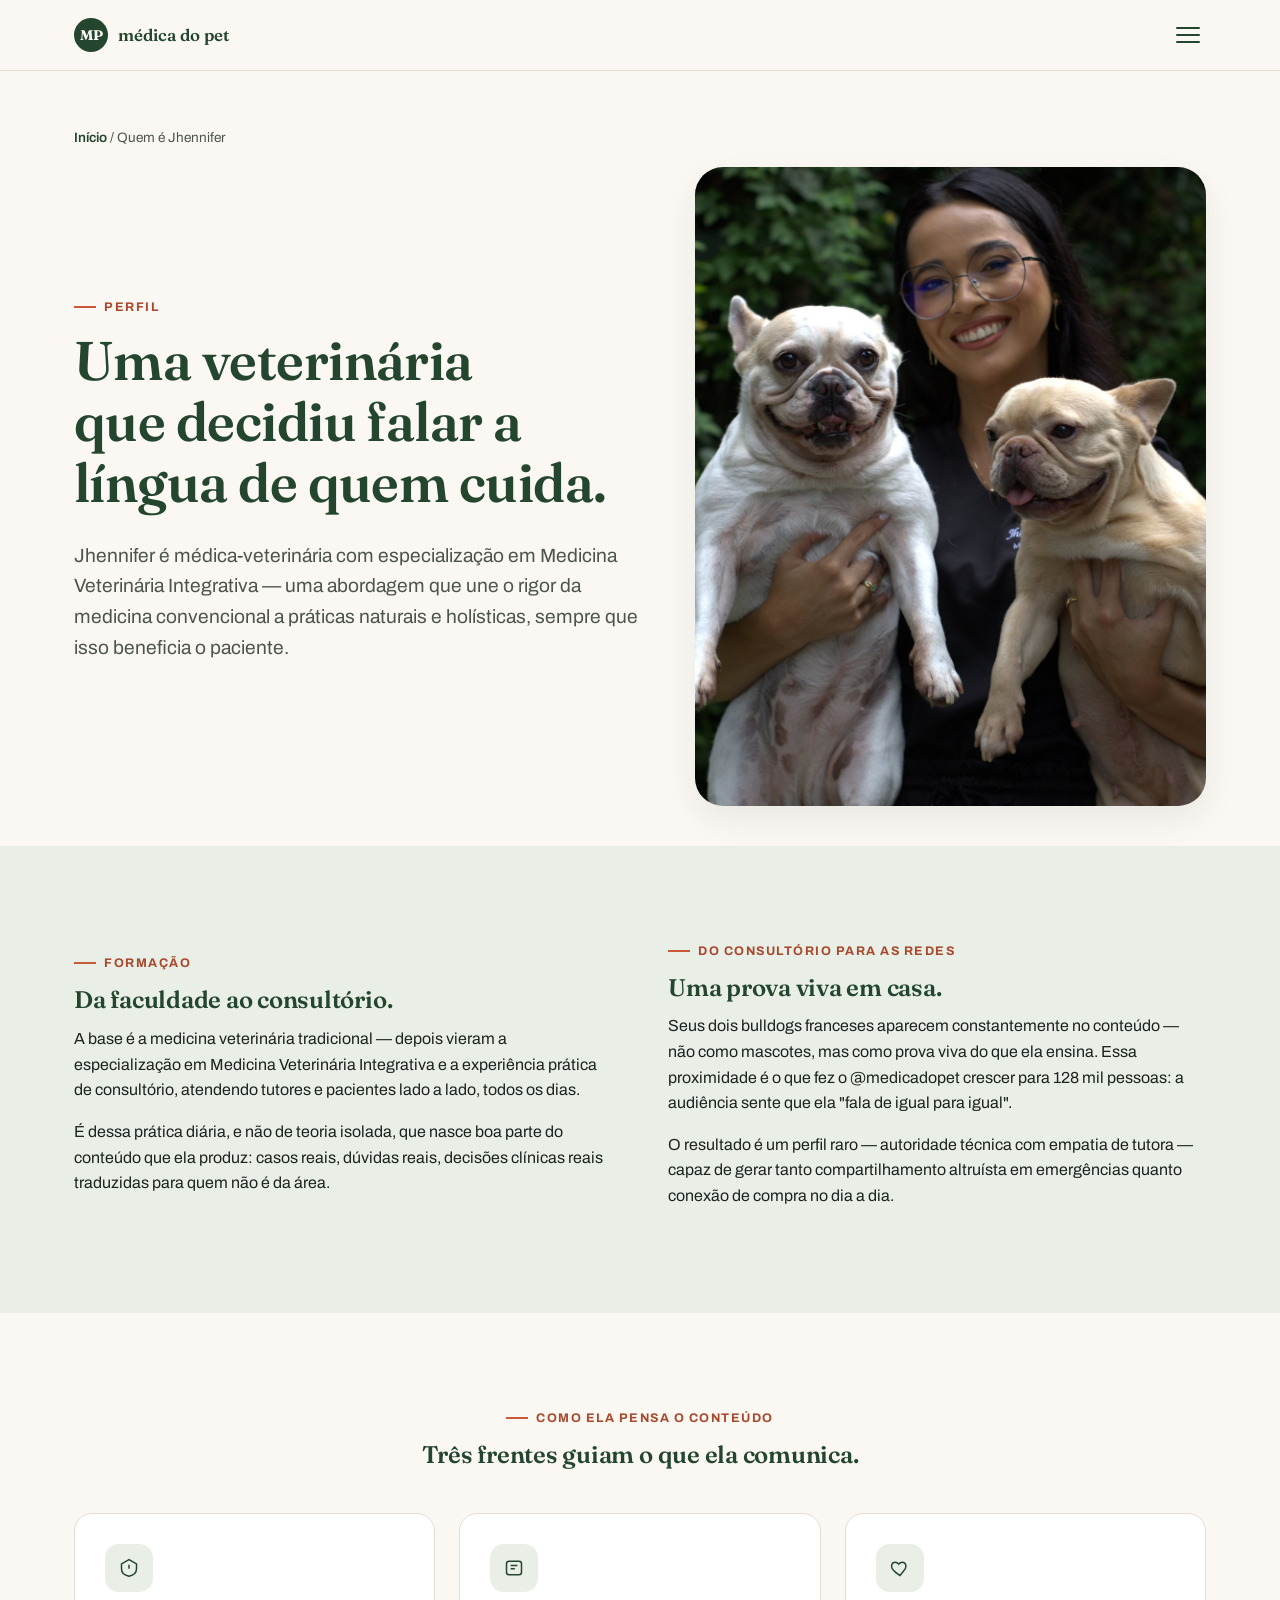
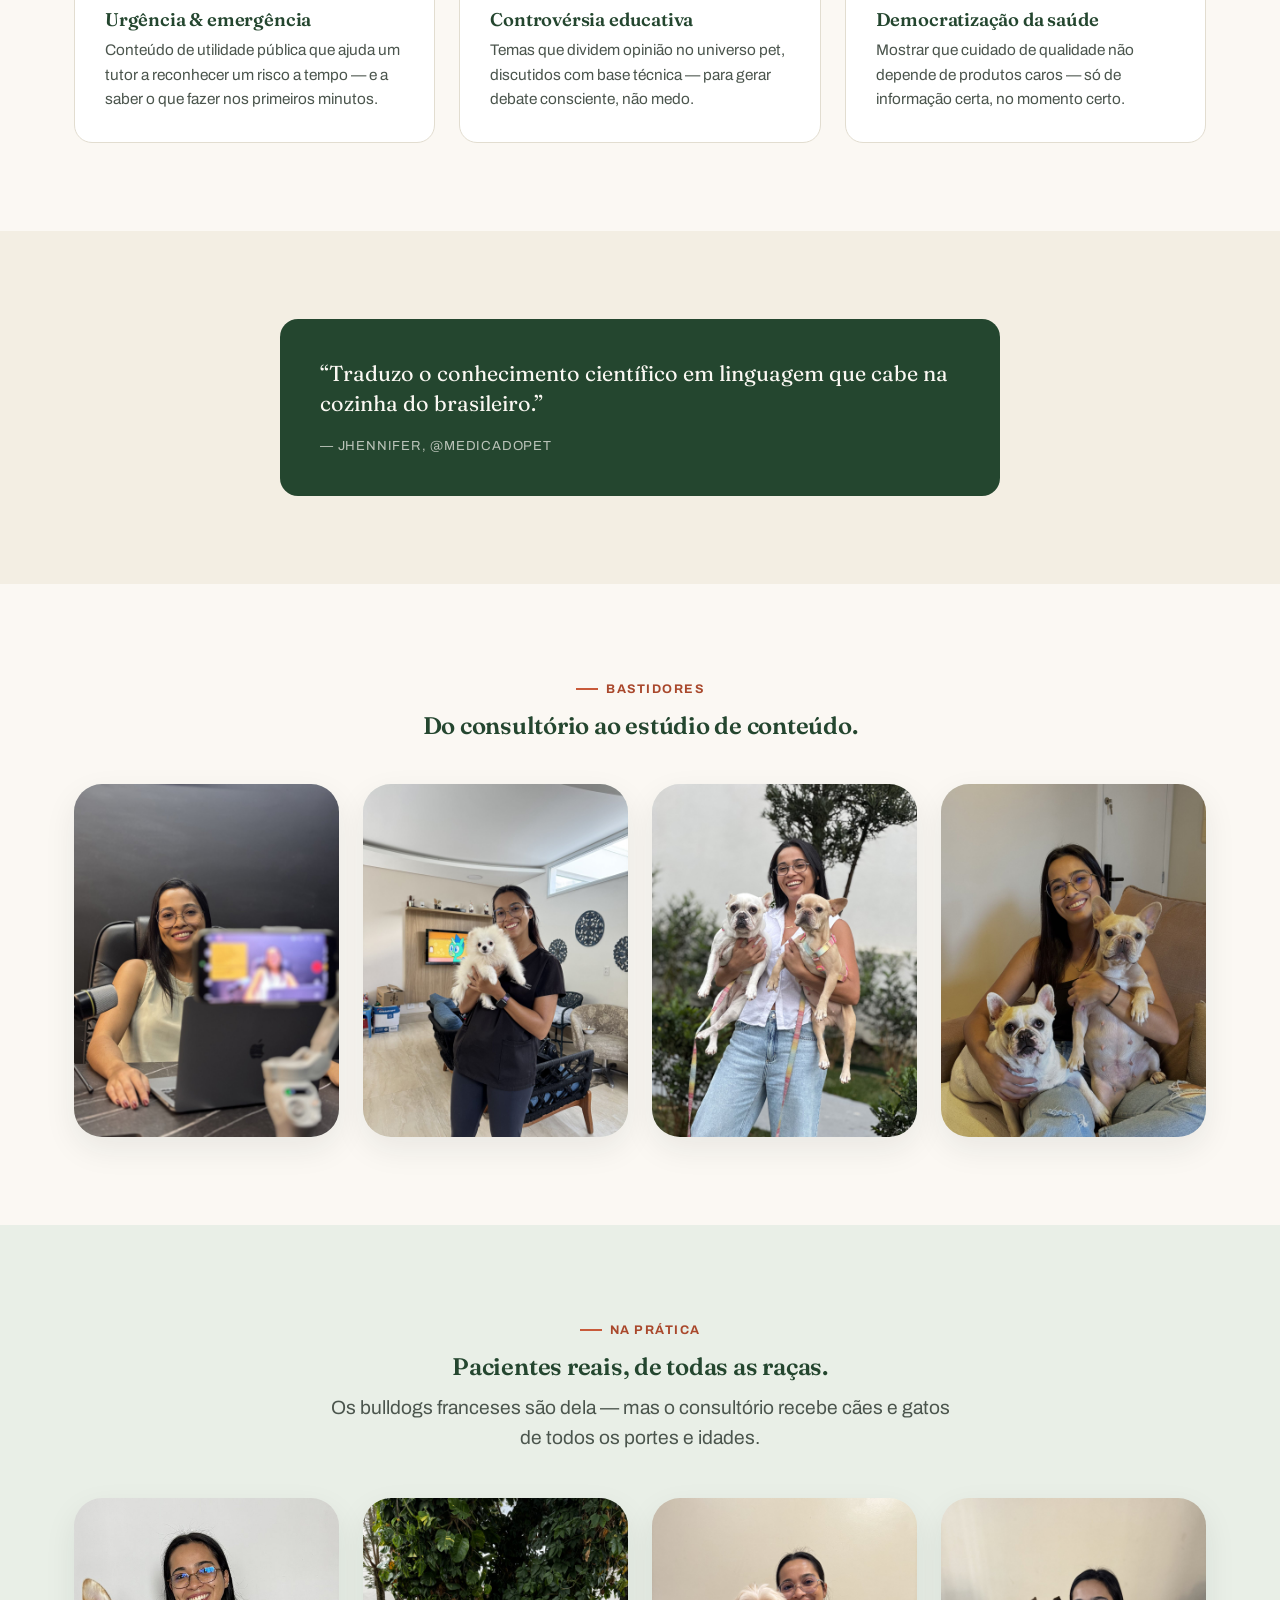
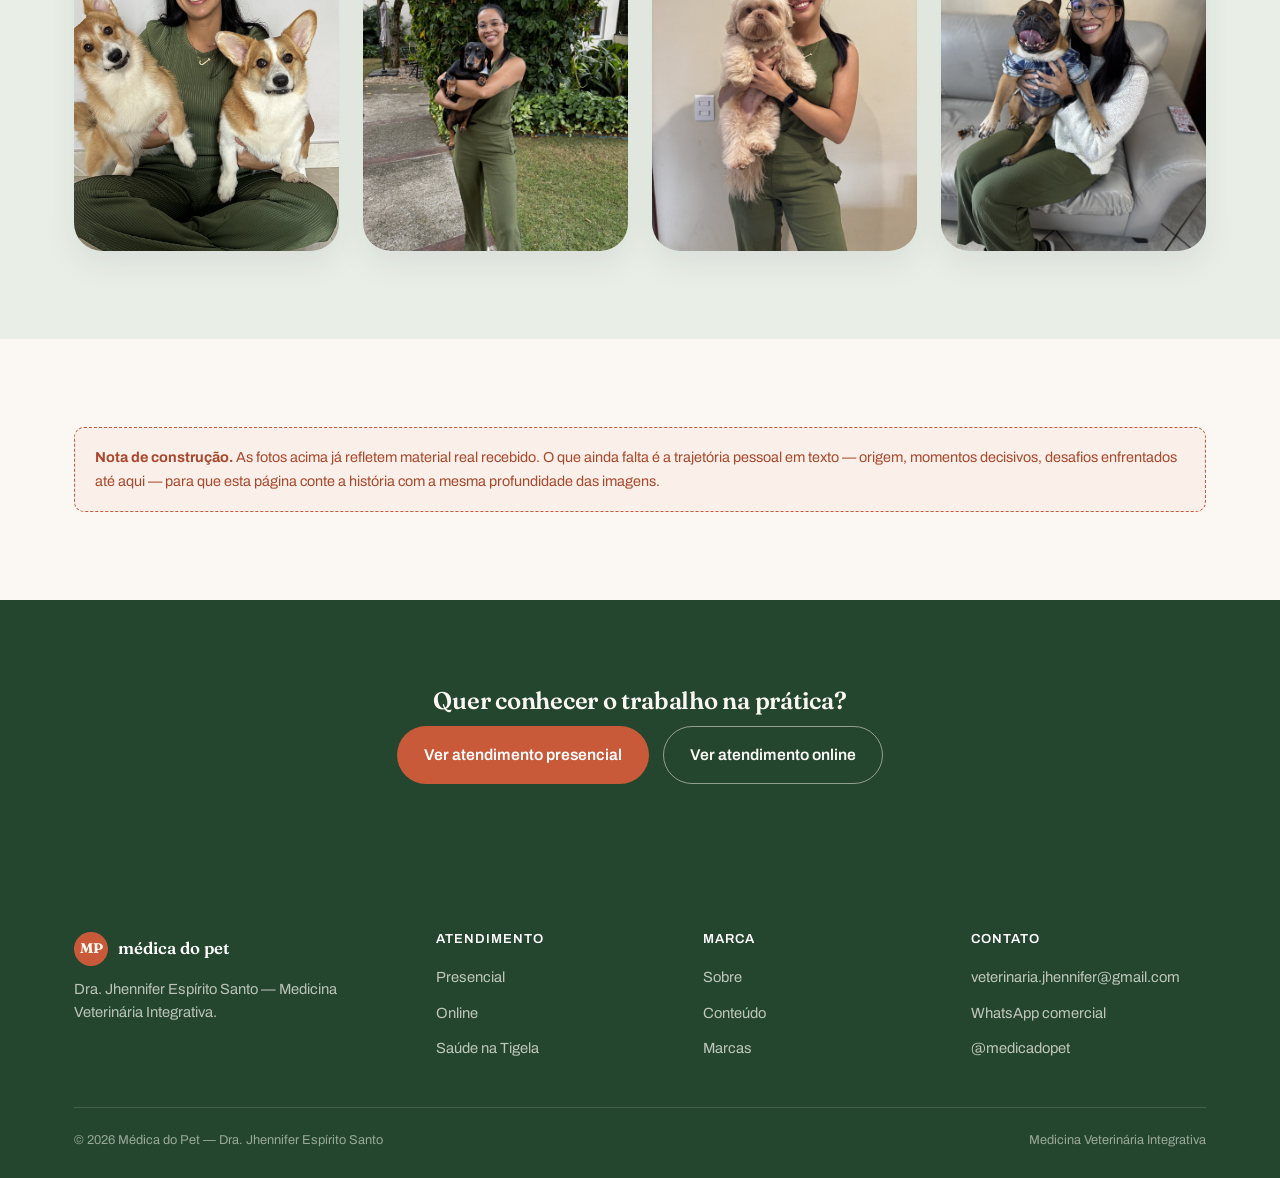
<file: sobre.html>
<!DOCTYPE html>
<html lang="pt-BR">
<head>
<meta charset="UTF-8">
<meta name="viewport" content="width=device-width, initial-scale=1.0">
<title>Quem é Jhennifer — Médica do Pet</title>
<meta name="description" content="Conheça a Dra. Jhennifer Espírito Santo: médica-veterinária especializada em Medicina Veterinária Integrativa e criadora do @medicadopet.">
<link rel="preconnect" href="https://fonts.googleapis.com">
<link rel="preconnect" href="https://fonts.gstatic.com" crossorigin>
<link href="https://fonts.googleapis.com/css2?family=Fraunces:opsz,wght@9..144,500;9..144,600;9..144,700&family=Archivo:wght@400;500;600;700&display=swap" rel="stylesheet">
<link rel="stylesheet" href="styles.css">
</head>
<body>
<header class="site-header">
  <nav class="nav">
    <a class="brand" href="index.html"><span class="dot">MP</span><span>médica do pet<small>Medicina Veterinária Integrativa</small></span></a>
    <button class="nav-toggle" aria-label="Abrir menu" onclick="document.querySelector('.nav-links').classList.toggle('open')"><span></span><span></span><span></span></button>
    <div class="nav-links">
      <a href="index.html">Início</a>
      <a class="current" href="sobre.html">Sobre</a>
      <a href="atendimento-presencial.html">Presencial</a>
      <a href="atendimento-online.html">Online</a>
      <a href="saude-na-tigela.html">Saúde na Tigela</a>
      <a href="conteudo.html">Conteúdo</a>
      <a href="para-marcas.html">Marcas</a>
      <a href="contato.html">Contato</a>
      <div class="nav-cta">
        <a class="btn btn-outline on-light" href="atendimento-presencial.html">Quero cuidar do meu pet</a>
        <a class="btn btn-dark" href="para-marcas.html">Quero trabalhar com a Jhennifer</a>
      </div>
    </div>
  </nav>
</header>

<main>
  <section class="hero" style="padding-bottom:40px;">
    <div class="container">
      <div class="breadcrumb"><a href="index.html">Início</a> / Quem é Jhennifer</div>
      <div class="hero-grid">
        <div>
          <span class="eyebrow">Perfil</span>
          <h1>Uma veterinária que decidiu falar a língua de quem cuida.</h1>
          <p class="lede">Jhennifer é médica-veterinária com especialização em Medicina Veterinária Integrativa — uma abordagem que une o rigor da medicina convencional a práticas naturais e holísticas, sempre que isso beneficia o paciente.</p>
        </div>
        <div class="hero-photo">
          <img src="assets/jhennifer-hero.jpg" alt="Dra. Jhennifer Espírito Santo com seus dois bulldogs franceses">
        </div>
      </div>
    </div>
  </section>

  <section class="band-mist">
    <div class="container two-col">
      <div>
        <span class="eyebrow">Formação</span>
        <h2>Da faculdade ao consultório.</h2>
        <p>A base é a medicina veterinária tradicional — depois vieram a especialização em Medicina Veterinária Integrativa e a experiência prática de consultório, atendendo tutores e pacientes lado a lado, todos os dias.</p>
        <p>É dessa prática diária, e não de teoria isolada, que nasce boa parte do conteúdo que ela produz: casos reais, dúvidas reais, decisões clínicas reais traduzidas para quem não é da área.</p>
      </div>
      <div>
        <span class="eyebrow">Do consultório para as redes</span>
        <h2>Uma prova viva em casa.</h2>
        <p>Seus dois bulldogs franceses aparecem constantemente no conteúdo — não como mascotes, mas como prova viva do que ela ensina. Essa proximidade é o que fez o @medicadopet crescer para 128 mil pessoas: a audiência sente que ela "fala de igual para igual".</p>
        <p>O resultado é um perfil raro — autoridade técnica com empatia de tutora — capaz de gerar tanto compartilhamento altruísta em emergências quanto conexão de compra no dia a dia.</p>
      </div>
    </div>
  </section>

  <section>
    <div class="container">
      <div class="section-head center mx-auto">
        <span class="eyebrow">Como ela pensa o conteúdo</span>
        <h2>Três frentes guiam o que ela comunica.</h2>
      </div>
      <div class="grid grid-3">
        <div class="card">
          <div class="card-icon"><svg width="20" height="20" viewBox="0 0 24 24" fill="none" stroke="currentColor" stroke-width="1.8"><path d="M12 2 3 7v6c0 5 4 8 9 9 5-1 9-4 9-9V7l-9-5Z"/><path d="M12 8v5M12 16.5v.1"/></svg></div>
          <h3>Urgência &amp; emergência</h3>
          <p>Conteúdo de utilidade pública que ajuda um tutor a reconhecer um risco a tempo — e a saber o que fazer nos primeiros minutos.</p>
        </div>
        <div class="card">
          <div class="card-icon"><svg width="20" height="20" viewBox="0 0 24 24" fill="none" stroke="currentColor" stroke-width="1.8"><path d="M8 9h8M8 13h5"/><rect x="3" y="4" width="18" height="16" rx="3"/></svg></div>
          <h3>Controvérsia educativa</h3>
          <p>Temas que dividem opinião no universo pet, discutidos com base técnica — para gerar debate consciente, não medo.</p>
        </div>
        <div class="card">
          <div class="card-icon"><svg width="20" height="20" viewBox="0 0 24 24" fill="none" stroke="currentColor" stroke-width="1.8"><path d="M12 21s-7-4.35-9.5-8.5C.8 8.9 2.6 5 6.2 5c2 0 3.4 1.1 4.3 2.4C11.4 6.1 12.8 5 14.8 5c3.6 0 5.4 3.9 3.7 7.5C16 16.65 12 21 12 21Z"/></svg></div>
          <h3>Democratização da saúde</h3>
          <p>Mostrar que cuidado de qualidade não depende de produtos caros — só de informação certa, no momento certo.</p>
        </div>
      </div>
    </div>
  </section>

  <section class="band-cream2">
    <div class="container">
      <div class="quote mx-auto" style="max-width:720px; background:var(--green-deep);">
        “Traduzo o conhecimento científico em linguagem que cabe na cozinha do brasileiro.”
        <cite>— Jhennifer, @medicadopet</cite>
      </div>
    </div>
  </section>

  <section>
    <div class="container">
      <div class="section-head center mx-auto">
        <span class="eyebrow">Bastidores</span>
        <h2>Do consultório ao estúdio de conteúdo.</h2>
      </div>
      <div class="grid grid-4">
        <div class="hero-photo" style="aspect-ratio:3/4;"><img src="assets/jhennifer-conteudo-podcast.jpg" alt="Jhennifer gravando conteúdo em estúdio caseiro"></div>
        <div class="hero-photo" style="aspect-ratio:3/4;"><img src="assets/jhennifer-conteudo-live.jpg" alt="Jhennifer gravando vídeo com celular e microfone"></div>
        <div class="hero-photo" style="aspect-ratio:3/4;"><img src="assets/jhennifer-passeio.jpg" alt="Jhennifer passeando com os dois bulldogs franceses"></div>
        <div class="hero-photo" style="aspect-ratio:3/4;"><img src="assets/jhennifer-casa.jpg" alt="Jhennifer em casa com os dois bulldogs franceses"></div>
      </div>
    </div>
  </section>

  <section class="band-mist">
    <div class="container">
      <div class="section-head center mx-auto">
        <span class="eyebrow">Na prática</span>
        <h2>Pacientes reais, de todas as raças.</h2>
        <p class="lede mx-auto" style="text-align:center;">Os bulldogs franceses são dela — mas o consultório recebe cães e gatos de todos os portes e idades.</p>
      </div>
      <div class="grid grid-4">
        <div class="hero-photo" style="aspect-ratio:3/4;"><img src="assets/paciente-corgis.jpg" alt="Jhennifer com dois corgis, pacientes do consultório"></div>
        <div class="hero-photo" style="aspect-ratio:3/4;"><img src="assets/paciente-dachshund.jpg" alt="Jhennifer com um dachshund, paciente do consultório"></div>
        <div class="hero-photo" style="aspect-ratio:3/4;"><img src="assets/paciente-shihtzu.jpg" alt="Jhennifer com um shih tzu, paciente do consultório"></div>
        <div class="hero-photo" style="aspect-ratio:3/4;"><img src="assets/paciente-frenchie.jpg" alt="Jhennifer com um bulldog francês fulvo, paciente do consultório"></div>
      </div>
    </div>
  </section>

  <section>
    <div class="container">
      <div class="note-box">
        <b>Nota de construção.</b> As fotos acima já refletem material real recebido. O que ainda falta é a trajetória pessoal em texto — origem, momentos decisivos, desafios enfrentados até aqui — para que esta página conte a história com a mesma profundidade das imagens.
      </div>
    </div>
  </section>

  <section class="band-dark">
    <div class="container center">
      <h2>Quer conhecer o trabalho na prática?</h2>
      <div class="btn-row" style="justify-content:center;">
        <a class="btn btn-primary" href="atendimento-presencial.html">Ver atendimento presencial</a>
        <a class="btn btn-outline on-dark" href="atendimento-online.html">Ver atendimento online</a>
      </div>
    </div>
  </section>
</main>

<footer class="site-footer">
  <div class="container">
    <div class="footer-grid">
      <div>
        <div class="brand" style="color:#fff; margin-bottom:12px;"><span class="dot" style="background:var(--terracotta);">MP</span><span>médica do pet</span></div>
        <p style="color:rgba(251,248,243,.7); font-size:.92rem; max-width:280px;">Dra. Jhennifer Espírito Santo — Medicina Veterinária Integrativa.</p>
      </div>
      <div>
        <h4>Atendimento</h4>
        <a href="atendimento-presencial.html">Presencial</a>
        <a href="atendimento-online.html">Online</a>
        <a href="saude-na-tigela.html">Saúde na Tigela</a>
      </div>
      <div>
        <h4>Marca</h4>
        <a href="sobre.html">Sobre</a>
        <a href="conteudo.html">Conteúdo</a>
        <a href="para-marcas.html">Marcas</a>
      </div>
      <div>
        <h4>Contato</h4>
        <a href="mailto:veterinaria.jhennifer@gmail.com">veterinaria.jhennifer@gmail.com</a>
        <a href="https://wa.me/5511956023130">WhatsApp comercial</a>
        <a href="https://instagram.com/medicadopet">@medicadopet</a>
      </div>
    </div>
    <div class="footer-bottom">
      <span>© 2026 Médica do Pet — Dra. Jhennifer Espírito Santo</span>
      <span>Medicina Veterinária Integrativa</span>
    </div>
  </div>
</footer>

</body>
</html>
</file>
<file: styles.css>
/* ==========================================================================
   Médica do Pet — Dra. Jhennifer Espírito Santo
   Design system compartilhado
   ========================================================================== */

:root{
  --green-deep:   #24462F;
  --green:        #305D40;
  --green-soft:   #3F704F;
  --green-mist:   #E9EFE7;
  --terracotta:   #C85A3A;
  --terracotta-d: #A9482C;
  --cream:        #FBF8F3;
  --cream-2:      #F3EEE3;
  --ink:          #1D2420;
  --ink-soft:     #4B554D;
  --line:         #E2DDD0;
  --white:        #FFFFFF;

  --font-display: "Fraunces", Georgia, "Times New Roman", serif;
  --font-body:    "Archivo", -apple-system, BlinkMacSystemFont, "Segoe UI", sans-serif;

  --radius: 18px;
  --radius-sm: 10px;
  --shadow: 0 12px 32px rgba(29,36,32,0.08);
  --wrap: 1180px;
}

*,*::before,*::after{ box-sizing: border-box; }
html{ scroll-behavior: smooth; overflow-x: clip; }
body{
  margin:0;
  background: var(--cream);
  color: var(--ink);
  font-family: var(--font-body);
  font-size: 16px;
  line-height: 1.6;
  -webkit-font-smoothing: antialiased;
}
img{ max-width:100%; display:block; }
a{ color: inherit; text-decoration:none; }
h1,h2,h3,h4{
  font-family: var(--font-display);
  font-weight: 600;
  line-height: 1.12;
  margin: 0 0 .5em;
  color: var(--green-deep);
  letter-spacing: -0.01em;
  text-wrap: balance;
}
p{ margin: 0 0 1em; }
.container{
  width:100%;
  max-width: var(--wrap);
  margin: 0 auto;
  padding: 0 24px;
}
section{ padding: 88px 0; }
@media (max-width: 720px){
  section{ padding: 56px 0; }
}

.eyebrow{
  display:inline-flex;
  align-items:center;
  gap:8px;
  font-size: 12.5px;
  font-weight: 700;
  letter-spacing: .12em;
  text-transform: uppercase;
  color: var(--terracotta-d);
  margin-bottom: 14px;
}
.eyebrow::before{
  content:"";
  width:22px; height:2px;
  background: var(--terracotta);
  display:inline-block;
}

.lede{
  font-size: 1.2rem;
  color: var(--ink-soft);
  max-width: 620px;
}

/* Buttons ---------------------------------------------------------------- */
.btn{
  display:inline-flex;
  align-items:center;
  justify-content:center;
  gap:10px;
  padding: 15px 26px;
  border-radius: 999px;
  font-weight: 600;
  font-size: .98rem;
  border: 1.5px solid transparent;
  cursor:pointer;
  transition: transform .15s ease, box-shadow .15s ease, background .15s ease, color .15s ease;
  white-space: nowrap;
}
.btn:hover{ transform: translateY(-1px); }
.btn-primary{ background: var(--terracotta); color: var(--white); }
.btn-primary:hover{ background: var(--terracotta-d); }
.btn-dark{ background: var(--green-deep); color: var(--cream); }
.btn-dark:hover{ background: var(--green); }
.btn-outline{ background: transparent; border-color: currentColor; }
.btn-outline.on-dark{ color: var(--cream); border-color: rgba(251,248,243,.5); }
.btn-outline.on-dark:hover{ background: rgba(251,248,243,.1); }
.btn-outline.on-light{ color: var(--green-deep); border-color: var(--green-deep); }
.btn-outline.on-light:hover{ background: var(--green-mist); }
.btn-block{ width:100%; }
.btn-row{ display:flex; flex-wrap:wrap; gap:14px; }

/* Header / Nav ------------------------------------------------------------ */
.site-header{
  position: sticky; top:0; z-index: 50;
  background: rgba(251,248,243,.92);
  backdrop-filter: saturate(180%) blur(10px);
  border-bottom: 1px solid var(--line);
}
.nav{
  display:flex; align-items:center; justify-content:space-between;
  padding: 16px 24px;
  max-width: var(--wrap); margin:0 auto;
}
.brand{
  display:flex; align-items:center; gap:10px; flex-shrink:0;
  font-family: var(--font-display); font-weight:600; font-size:1.05rem;
  color: var(--green-deep);
  white-space:nowrap;
}
.brand .dot{
  width:34px; height:34px; border-radius:50%;
  background: var(--green-deep);
  display:flex; align-items:center; justify-content:center;
  color: var(--cream); font-size:14px; font-weight:700;
  font-family: var(--font-display);
}
.brand small{ display:none; white-space:normal; font-family: var(--font-body); font-weight:600; font-size:.6rem; letter-spacing:.1em; text-transform:uppercase; color: var(--terracotta-d); }
@media (min-width: 1401px){ .brand small{ display:block; } }

.nav-links{ display:flex; align-items:center; gap:14px; }
.nav-links a{
  font-size:.85rem; font-weight:600; color: var(--ink-soft); white-space:nowrap;
}
.nav-cta .btn{ padding:12px 18px; font-size:.85rem; }
.nav-links a:hover{ color: var(--green-deep); }
.nav-links a.current{ color: var(--green-deep); }
.nav-cta{ display:flex; align-items:center; gap:12px; }

.nav-toggle{ display:none; background:none; border:none; cursor:pointer; padding:6px; }
.nav-toggle span{ display:block; width:24px; height:2px; background:var(--green-deep); margin:5px 0; border-radius:2px; }

@media (max-width: 1400px){
  .nav-links{
    position:fixed; inset: 68px 0 0 0; height:calc(100vh - 68px);
    background: var(--cream);
    flex-direction:column; align-items:flex-start; gap:0;
    padding: 12px 24px 24px;
    transform: translateX(100%);
    transition: transform .25s ease;
    overflow-y:auto;
  }
  .nav-links.open{ transform: translateX(0); }
  .nav-links a{ width:100%; padding: 14px 0; border-bottom:1px solid var(--line); font-size:1.05rem; }
  .nav-cta{ flex-direction:column; align-items:stretch; width:100%; margin-top:18px; }
  .nav-cta .btn{ width:100%; }
  .nav-toggle{ display:block; }
}

/* Hero --------------------------------------------------------------------*/
.hero{
  padding: 56px 0 80px;
  background: var(--cream);
}
.hero-grid{
  display:grid; grid-template-columns: 1.05fr .95fr; gap:56px; align-items:center;
}
.hero h1{ font-size: clamp(2.2rem, 4.4vw, 3.4rem); }
.hero-photo{
  border-radius: 28px;
  overflow:hidden;
  box-shadow: var(--shadow);
  aspect-ratio: 4/5;
  background: var(--green-mist);
}
.hero-photo img{ width:100%; height:100%; object-fit:cover; }
.hero-stats{
  display:flex; gap:28px; margin-top:34px; flex-wrap:wrap;
}
.hero-stats .stat b{ display:block; font-family:var(--font-display); font-size:1.6rem; color:var(--green-deep); }
.hero-stats .stat span{ font-size:.82rem; color:var(--ink-soft); }

@media (max-width: 920px){
  .hero-grid{ grid-template-columns: 1fr; }
  .hero-photo{ max-width: 360px; margin: 0 auto; order:-1; }
}

/* Sections & bands ----------------------------------------------------------*/
.band-dark{ background: var(--green-deep); color: var(--cream); }
.band-dark h2, .band-dark h3{ color: var(--cream); }
.band-dark .lede{ color: rgba(251,248,243,.78); }
.band-mist{ background: var(--green-mist); }
.band-cream2{ background: var(--cream-2); }

.section-head{ max-width: 680px; margin-bottom: 44px; }
.section-head.center{ margin-left:auto; margin-right:auto; text-align:center; }

/* Cards ---------------------------------------------------------------------*/
.grid{ display:grid; gap:24px; }
.grid-2{ grid-template-columns: repeat(2,1fr); }
.grid-3{ grid-template-columns: repeat(3,1fr); }
.grid-4{ grid-template-columns: repeat(4,1fr); }
@media (max-width: 920px){
  .grid-3, .grid-4{ grid-template-columns: repeat(2,1fr); }
}
@media (max-width: 640px){
  .grid-2, .grid-3, .grid-4{ grid-template-columns: 1fr; }
}

.card{
  background: var(--white);
  border: 1px solid var(--line);
  border-radius: var(--radius);
  padding: 30px;
}
.card-icon{
  width:48px; height:48px; border-radius:14px;
  background: var(--green-mist); color: var(--green-deep);
  display:flex; align-items:center; justify-content:center;
  margin-bottom:18px;
}
.card h3{ font-size:1.15rem; margin-bottom:8px; }
.card p{ color: var(--ink-soft); font-size:.96rem; margin-bottom:0; }

.stat-card{
  background: var(--white); border:1px solid var(--line); border-radius: var(--radius);
  padding: 26px;
}
.stat-card b{ display:block; font-family:var(--font-display); font-size:2rem; color:var(--terracotta); }
.stat-card span{ font-size:.85rem; color:var(--ink-soft); }
.stat-card.alt b{ color: var(--green-deep); }

.tag{
  display:inline-block; font-size:.72rem; font-weight:700; letter-spacing:.06em; text-transform:uppercase;
  background: var(--green-mist); color: var(--green-deep); padding:5px 11px; border-radius:999px;
}
.tag.orange{ background: #F3E2D8; color: var(--terracotta-d); }

.note-box{
  border: 1px dashed var(--terracotta);
  background: #FBEFE9;
  border-radius: var(--radius-sm);
  padding: 18px 20px;
  font-size: .9rem;
  color: var(--terracotta-d);
}
.note-box b{ color: var(--terracotta-d); }
.note-box.green{ border-color: var(--green); background: var(--green-mist); color: var(--green-deep); }
.note-box.green b{ color: var(--green-deep); }

.quote{
  background: var(--green-deep); color: var(--cream);
  border-radius: var(--radius);
  padding: 40px;
  font-family: var(--font-display); font-size:1.35rem; line-height:1.4;
}
.quote cite{ display:block; margin-top:18px; font-family:var(--font-body); font-style:normal; font-size:.82rem; letter-spacing:.06em; text-transform:uppercase; color:rgba(251,248,243,.7); }

/* Path cards (dual audience) --------------------------------------------- */
.paths{ display:grid; grid-template-columns:1fr 1fr; gap:20px; }
@media (max-width: 720px){ .paths{ grid-template-columns:1fr; } }
.path-card{
  border-radius: var(--radius);
  padding: 32px;
  display:flex; flex-direction:column; gap:14px;
}
.path-card.tutor{ background: var(--terracotta); color:#fff; }
.path-card.brand{ background: var(--green-deep); color: var(--cream); }
.path-card h3{ color:inherit; font-size:1.4rem; }
.path-card p{ color: rgba(255,255,255,.85); }
.path-card .btn{ align-self:flex-start; margin-top:6px; }

/* Footer ------------------------------------------------------------------*/
.site-footer{
  background: var(--green-deep); color: rgba(251,248,243,.85);
  padding: 60px 0 28px;
}
.footer-grid{ display:grid; grid-template-columns: 1.4fr 1fr 1fr 1fr; gap:32px; }
@media (max-width: 780px){ .footer-grid{ grid-template-columns: 1fr 1fr; } }
@media (max-width: 480px){ .footer-grid{ grid-template-columns: 1fr; } }
.footer-grid h4{ color:#fff; font-family:var(--font-body); font-size:.82rem; text-transform:uppercase; letter-spacing:.08em; margin-bottom:14px; }
.footer-grid a{ display:block; color: rgba(251,248,243,.72); font-size:.92rem; padding:6px 0; }
.footer-grid a:hover{ color:#fff; }
.footer-bottom{
  border-top: 1px solid rgba(251,248,243,.15);
  margin-top: 40px; padding-top:22px;
  display:flex; justify-content:space-between; flex-wrap:wrap; gap:10px;
  font-size:.8rem; color: rgba(251,248,243,.55);
}

/* Utility -------------------------------------------------------------------*/
.mt-0{ margin-top:0 }
.center{ text-align:center }
.mx-auto{ margin-left:auto; margin-right:auto }
.small{ font-size:.85rem; color: var(--ink-soft); }
.divider{ height:1px; background:var(--line); margin: 60px 0; border:none; }
.pill-row{ display:flex; flex-wrap:wrap; gap:10px; }

.breadcrumb{ font-size:.85rem; color: var(--ink-soft); margin-bottom:18px; }
.breadcrumb a{ color: var(--green-deep); font-weight:600; }

.two-col{ display:grid; grid-template-columns: 1fr 1fr; gap:56px; align-items:center; }
@media (max-width: 860px){ .two-col{ grid-template-columns: 1fr; gap:32px; } }

.logo-strip{ display:flex; align-items:center; gap:40px; flex-wrap:wrap; }
.logo-strip img{ max-height:42px; width:auto; filter: grayscale(1); opacity:.75; }

table.invest{ width:100%; border-collapse:collapse; }
table.invest th{ text-align:left; font-size:.78rem; text-transform:uppercase; letter-spacing:.06em; color:var(--ink-soft); padding:12px 10px; border-bottom:1px solid var(--line); }
table.invest td{ padding:18px 10px; border-bottom:1px solid var(--line); vertical-align:top; }
table.invest td.price{ text-align:right; font-family:var(--font-display); font-size:1.15rem; color:var(--green-deep); white-space:nowrap; }
table.invest tr.popular td{ background: var(--green-mist); }
table.invest .fmt-name{ font-weight:700; color:var(--ink); }
table.invest .fmt-desc{ display:block; font-size:.85rem; color:var(--ink-soft); font-weight:400; }

.step-list{ counter-reset: step; display:grid; gap:18px; }
.step{ display:flex; gap:18px; align-items:flex-start; }
.step .num{
  counter-increment: step; flex:none;
  width:36px; height:36px; border-radius:50%;
  background: var(--terracotta); color:#fff;
  display:flex; align-items:center; justify-content:center;
  font-family: var(--font-display); font-weight:700;
}
.step .num::before{ content: counter(step); }
.step h4{ margin:0 0 4px; font-size:1.05rem; color:var(--ink); font-family:var(--font-body); font-weight:700; }
.step p{ margin:0; color:var(--ink-soft); font-size:.95rem; }

.form-grid{ display:grid; gap:16px; }
.form-grid label{ font-size:.85rem; font-weight:600; color:var(--ink-soft); display:block; margin-bottom:6px; }
.form-grid input, .form-grid textarea, .form-grid select{
  width:100%; padding:13px 14px; border-radius:10px; border:1.5px solid var(--line);
  font-family: var(--font-body); font-size:.95rem; background:#fff; color:var(--ink);
}
.form-grid input:focus, .form-grid textarea:focus{ outline:2px solid var(--green); outline-offset:1px; }

.ig-post{ aspect-ratio:1; border-radius:14px; overflow:hidden; background:var(--green-mist); position:relative; }
.ig-post img{ width:100%; height:100%; object-fit:cover; }
</file>
